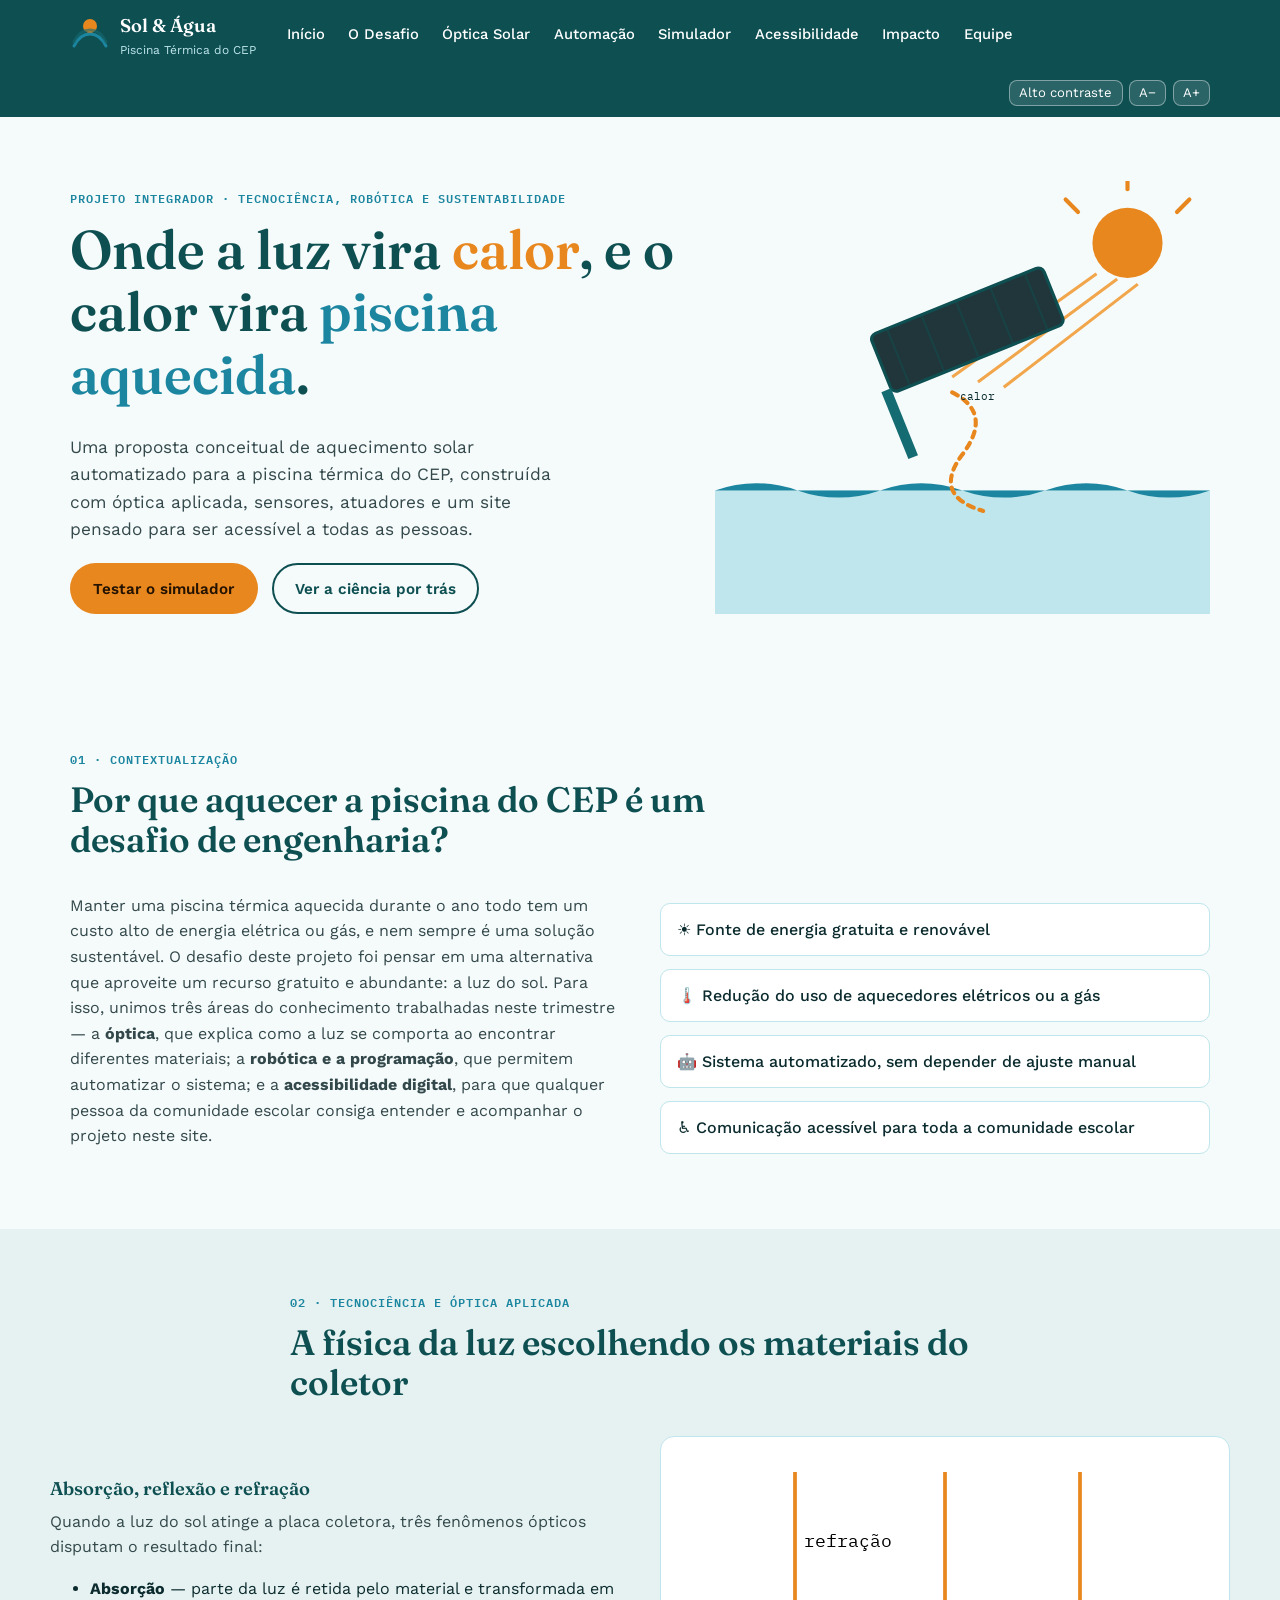
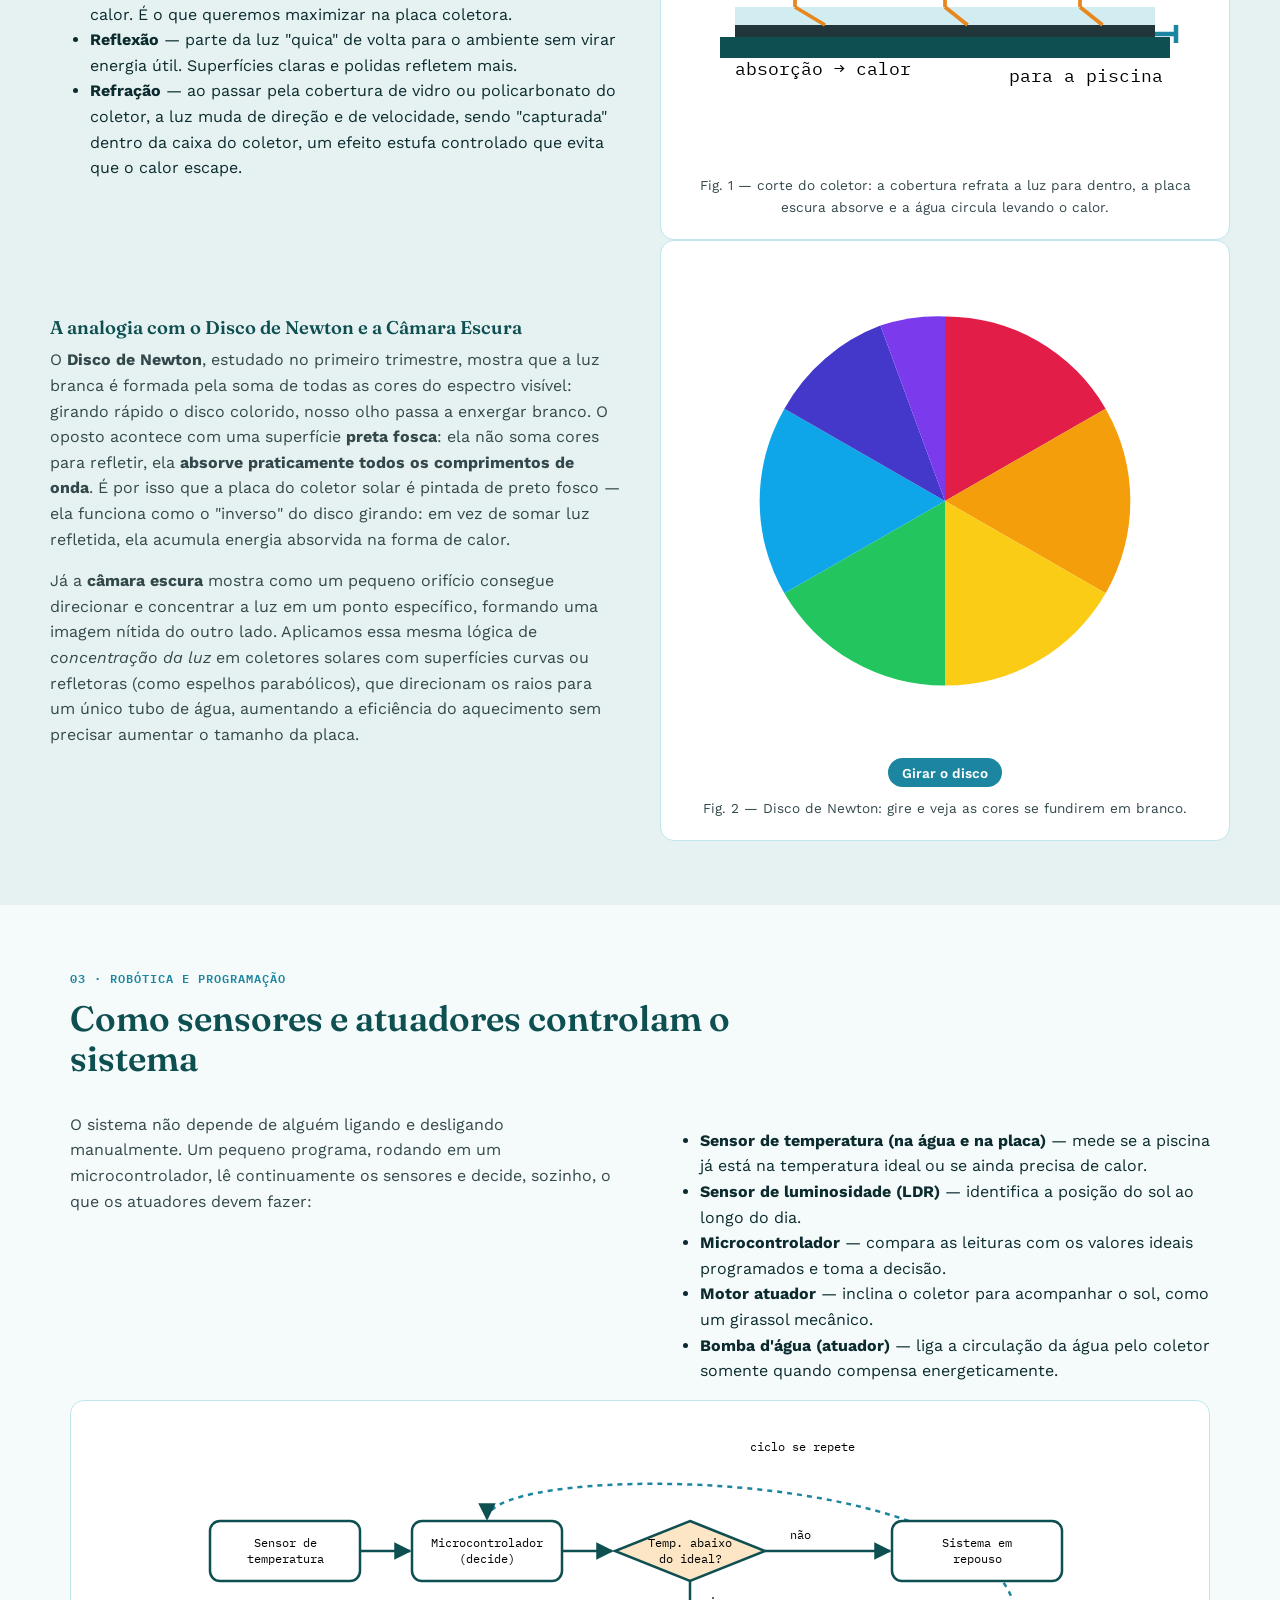
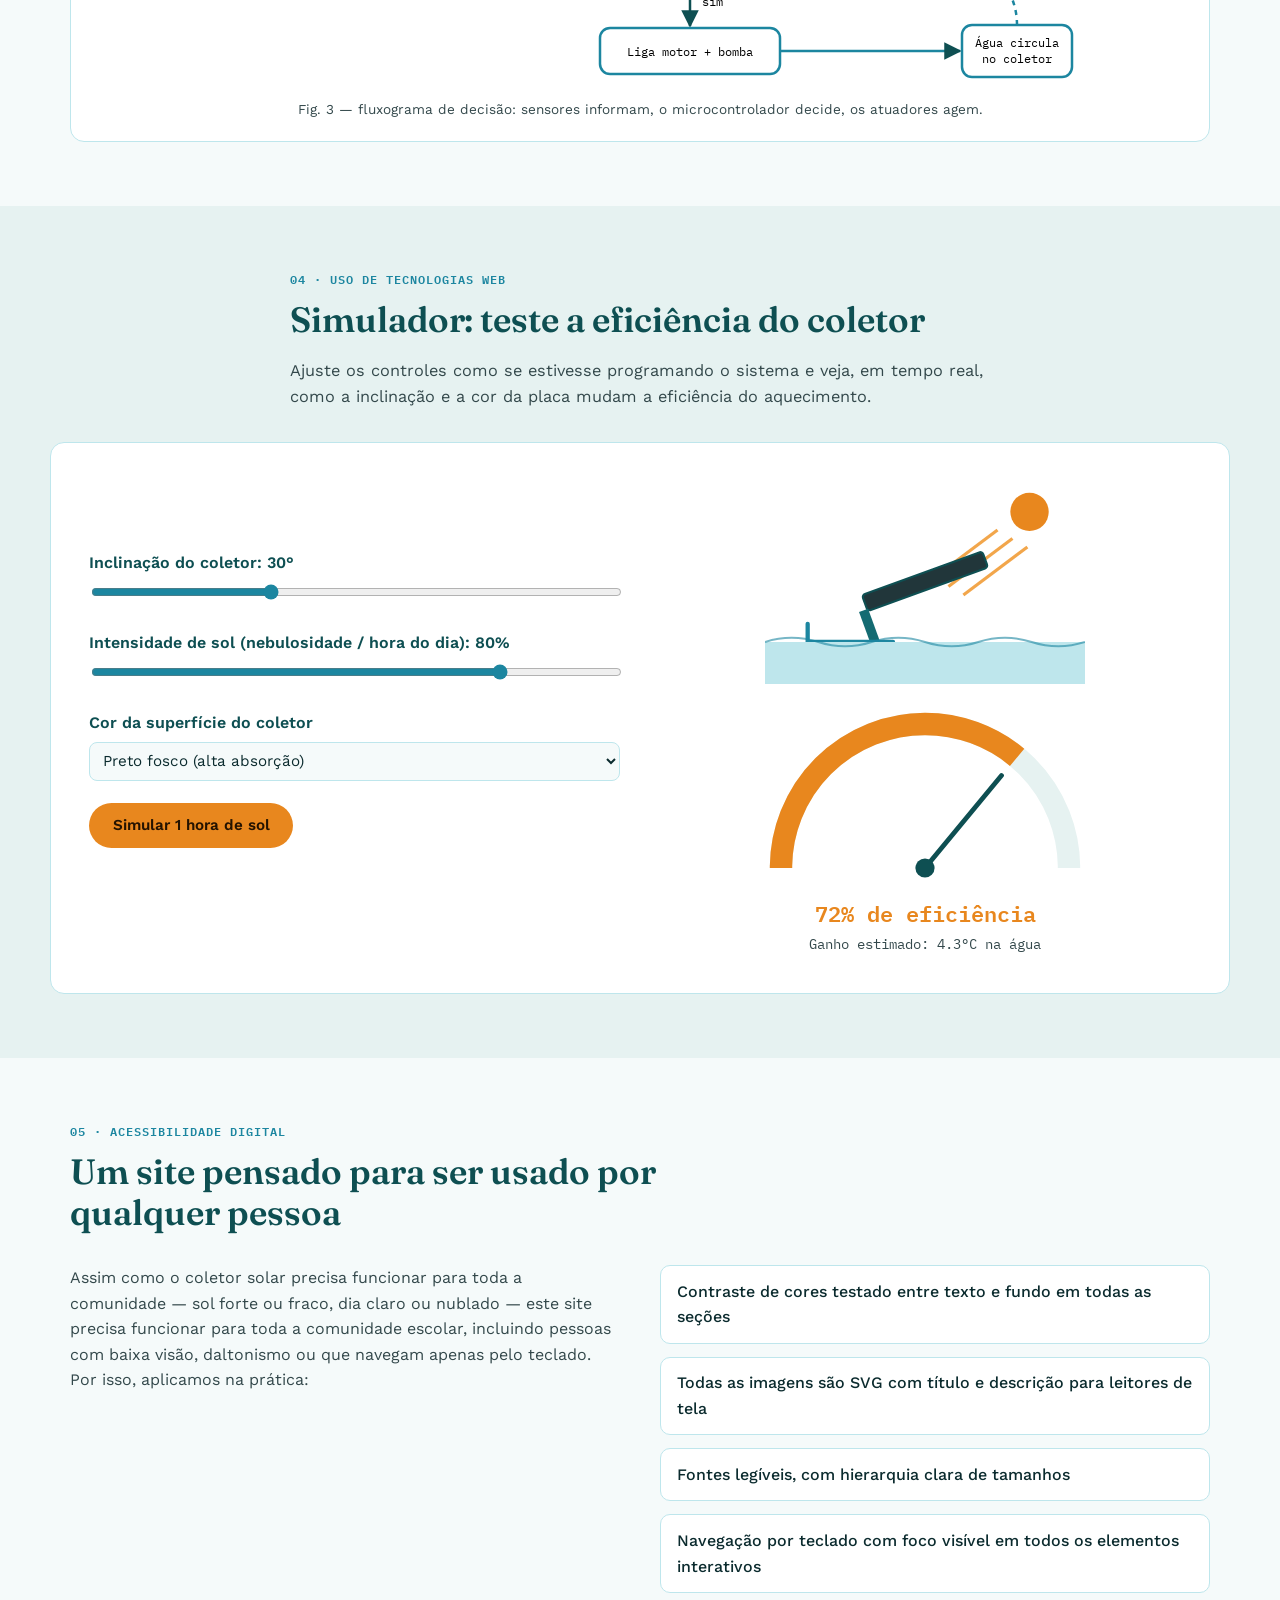
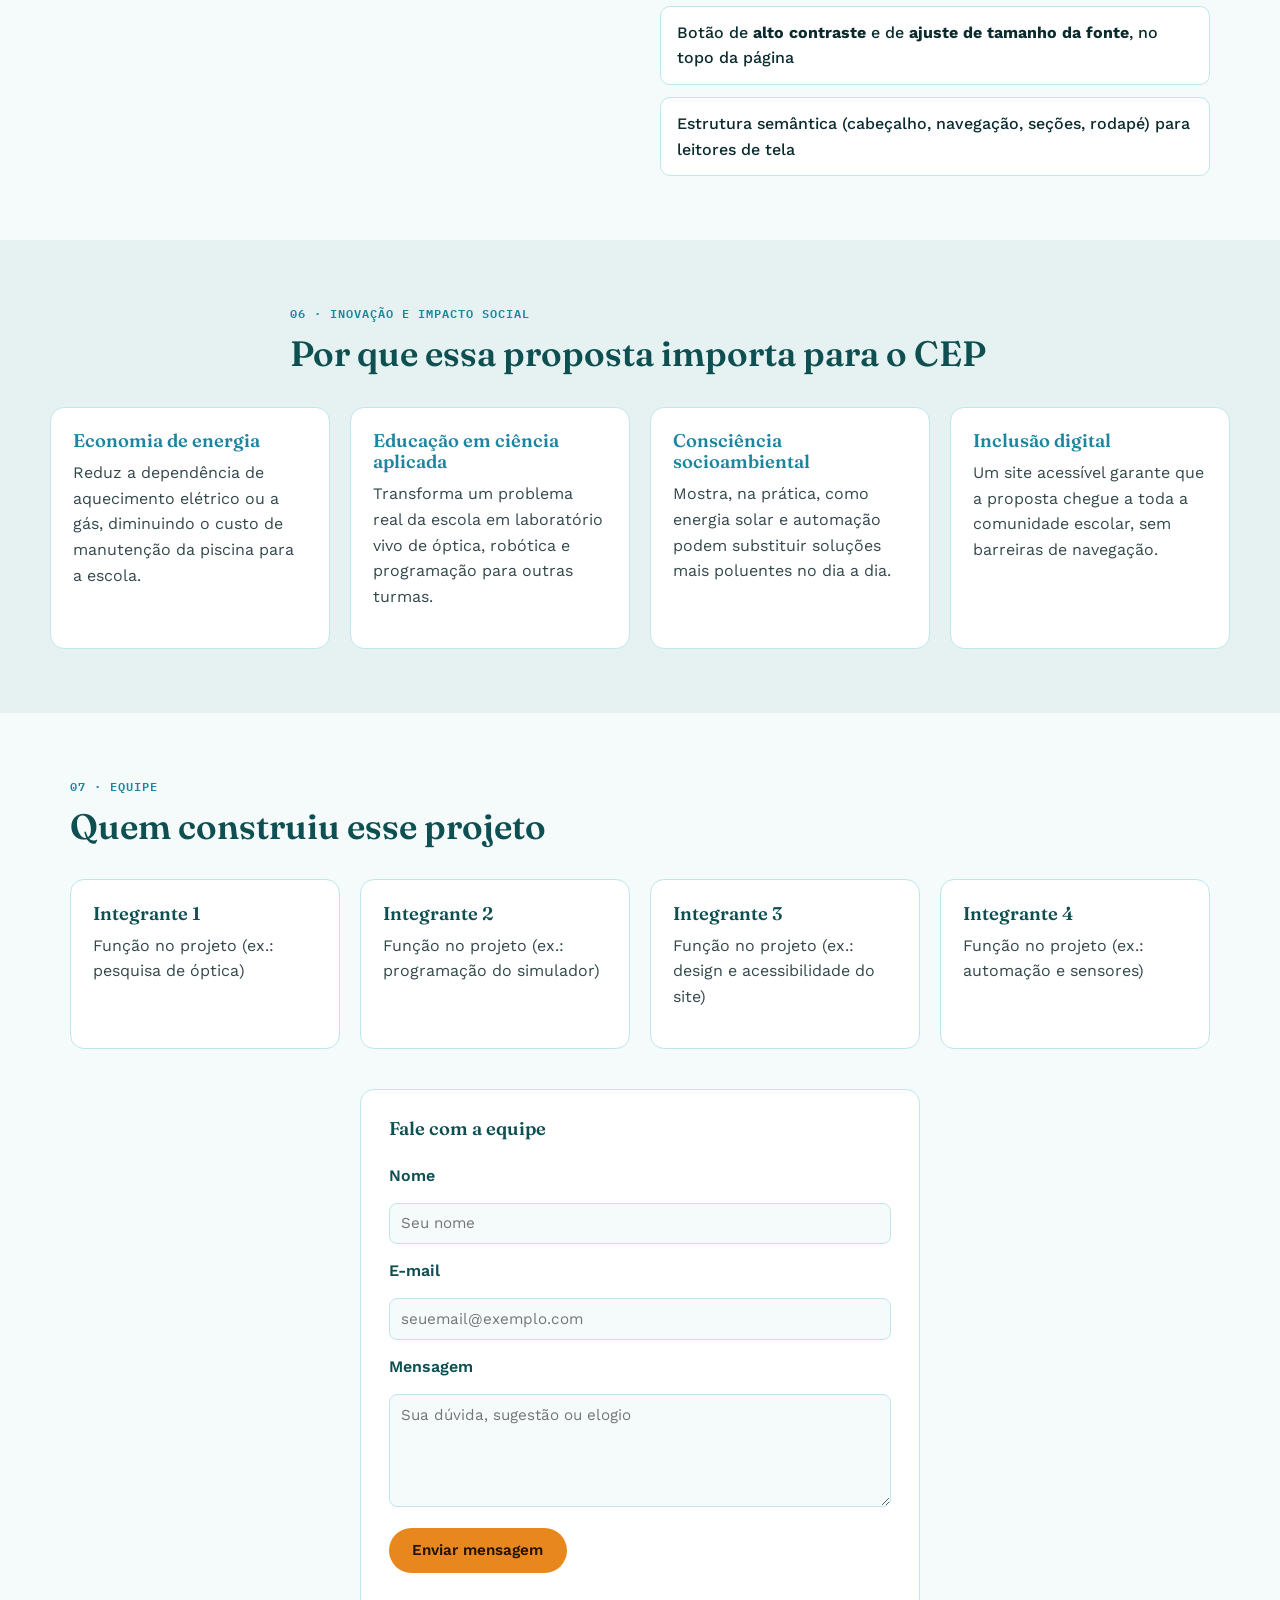
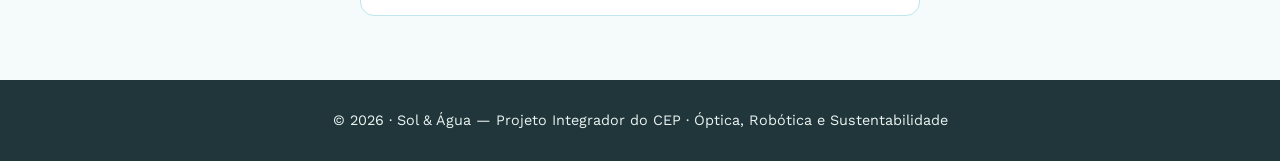
<file: index.html>
<!DOCTYPE html>     
<html lang="pt-BR">
<head>
<meta charset="UTF-8">
<meta name="viewport" content="width=device-width, initial-scale=1.0">
<title>Sol & Água — Aquecimento Solar da Piscina Térmica do CEP</title>
<meta name="description" content="Projeto Integrador: sistema conceitual de aquecimento solar e automação para a piscina térmica do CEP, com óptica, robótica e acessibilidade digital.">
<link rel="preconnect" href="https://fonts.googleapis.com">
<link rel="preconnect" href="https://fonts.gstatic.com" crossorigin>
<link href="https://fonts.googleapis.com/css2?family=Fraunces:opsz,wght@9..144,500;9..144,600;9..144,700&family=Work+Sans:wght@400;500;600;700&family=IBM+Plex+Mono:wght@500;600&display=swap" rel="stylesheet">
<link rel="stylesheet" href="style.css">
</head>
<body>

<a class="skip-link" href="#conteudo">Pular para o conteúdo principal</a>

<header class="site-header">
  <div class="header-inner">
    <div class="brand">
      <span class="brand-mark" aria-hidden="true">
        <svg viewBox="0 0 40 40" width="40" height="40">
          <circle cx="20" cy="14" r="7" fill="var(--amber-500)"/>
          <path d="M4 34c4-8 9-12 16-12s12 4 16 12" fill="none" stroke="var(--water-500)" stroke-width="3" stroke-linecap="round"/>
          <path d="M4 30c4-8 9-12 16-12s12 4 16 12" fill="none" stroke="var(--teal-700)" stroke-width="3" stroke-linecap="round" opacity="0.6"/>
        </svg>
      </span>
      <div>
        <p class="brand-title">Sol &amp; Água</p>
        <p class="brand-sub">Piscina Térmica do CEP</p>
      </div>
    </div>

    <button id="menu-toggle" class="menu-toggle" aria-expanded="false" aria-controls="nav-principal">
      <span></span><span></span><span></span>
      <span class="sr-only">Abrir menu</span>
    </button>

    <nav id="nav-principal" class="site-nav" aria-label="Navegação principal">
      <a href="#inicio">Início</a>
      <a href="#desafio">O Desafio</a>
      <a href="#optica">Óptica Solar</a>
      <a href="#automacao">Automação</a>
      <a href="#simulador">Simulador</a>
      <a href="#acessibilidade">Acessibilidade</a>
      <a href="#impacto">Impacto</a>
      <a href="#equipe">Equipe</a>
    </nav>

    <div class="a11y-controls" role="group" aria-label="Ferramentas de acessibilidade">
      <button id="btn-contraste" type="button" aria-pressed="false">Alto contraste</button>
      <button id="btn-fonte-menos" type="button" aria-label="Diminuir tamanho da fonte">A−</button>
      <button id="btn-fonte-mais" type="button" aria-label="Aumentar tamanho da fonte">A+</button>
    </div>
  </div>
</header>

<main id="conteudo">

  <!-- ===== HERO ===== -->
  <section id="inicio" class="hero" aria-label="Abertura">
    <div class="hero-text">
      <p class="eyebrow">Projeto Integrador · Tecnociência, Robótica e Sustentabilidade</p>
      <h1>Onde a luz vira <span class="hl">calor</span>, e o calor vira <span class="hl-2">piscina aquecida</span>.</h1>
      <p class="hero-lead">
        Uma proposta conceitual de aquecimento solar automatizado para a piscina térmica do CEP,
        construída com óptica aplicada, sensores, atuadores e um site pensado para ser acessível a todas as pessoas.
      </p>
      <div class="hero-actions">
        <a href="#simulador" class="btn btn-primary">Testar o simulador</a>
        <a href="#optica" class="btn btn-ghost">Ver a ciência por trás</a>
      </div>
    </div>
    <div class="hero-art" aria-hidden="true">
      <svg viewBox="0 0 480 420" width="100%" height="100%" role="img" aria-label="Ilustração de um coletor solar inclinado ao lado de uma piscina, com raios de sol incidindo sobre a placa">
        <title>Coletor solar aquecendo a água da piscina</title>
        <rect x="0" y="300" width="480" height="120" fill="var(--water-300)"/>
        <path d="M0 300 q40 -14 80 0 t80 0 t80 0 t80 0 t80 0 t80 0 v0 h-480 z" fill="var(--water-500)"/>
        <circle cx="400" cy="60" r="34" fill="var(--amber-500)"/>
        <g stroke="var(--amber-500)" stroke-width="4" stroke-linecap="round">
          <line x1="400" y1="8" x2="400" y2="-6"/>
          <line x1="448" y1="30" x2="460" y2="18"/>
          <line x1="352" y1="30" x2="340" y2="18"/>
        </g>
        <g class="sun-rays">
          <line x1="370" y1="90" x2="230" y2="190" stroke="var(--amber-400)" stroke-width="3"/>
          <line x1="390" y1="95" x2="255" y2="195" stroke="var(--amber-400)" stroke-width="3"/>
          <line x1="410" y1="100" x2="280" y2="200" stroke="var(--amber-400)" stroke-width="3"/>
        </g>
        <g transform="translate(150,150) rotate(-22)">
          <rect x="0" y="0" width="180" height="60" rx="6" fill="var(--panel-dark)" stroke="var(--teal-900)" stroke-width="3"/>
          <line x1="18" y1="0" x2="18" y2="60" stroke="var(--teal-900)" stroke-width="2" opacity="0.5"/>
          <line x1="54" y1="0" x2="54" y2="60" stroke="var(--teal-900)" stroke-width="2" opacity="0.5"/>
          <line x1="90" y1="0" x2="90" y2="60" stroke="var(--teal-900)" stroke-width="2" opacity="0.5"/>
          <line x1="126" y1="0" x2="126" y2="60" stroke="var(--teal-900)" stroke-width="2" opacity="0.5"/>
          <line x1="162" y1="0" x2="162" y2="60" stroke="var(--teal-900)" stroke-width="2" opacity="0.5"/>
          <rect x="-10" y="55" width="10" height="70" fill="var(--teal-700)"/>
        </g>
        <path d="M230 205 q40 20 10 60 t20 55" fill="none" stroke="var(--amber-500)" stroke-width="4" stroke-dasharray="6 6" stroke-linecap="round"/>
        <text x="238" y="212" class="svg-label" fill="var(--ink)">calor</text>
      </svg>
    </div>
  </section>

  <!-- ===== O DESAFIO ===== -->
  <section id="desafio" class="section">
    <div class="section-head">
      <p class="eyebrow">01 · Contextualização</p>
      <h2>Por que aquecer a piscina do CEP é um desafio de engenharia?</h2>
    </div>
    <div class="grid-2">
      <p>
        Manter uma piscina térmica aquecida durante o ano todo tem um custo alto de energia elétrica ou gás,
        e nem sempre é uma solução sustentável. O desafio deste projeto foi pensar em uma alternativa que
        aproveite um recurso gratuito e abundante: a luz do sol. Para isso, unimos três áreas do conhecimento
        trabalhadas neste trimestre — a <strong>óptica</strong>, que explica como a luz se comporta ao encontrar
        diferentes materiais; a <strong>robótica e a programação</strong>, que permitem automatizar o sistema; e a
        <strong>acessibilidade digital</strong>, para que qualquer pessoa da comunidade escolar consiga entender e
        acompanhar o projeto neste site.
      </p>
      <ul class="fact-list">
        <li><span aria-hidden="true">☀️</span> Fonte de energia gratuita e renovável</li>
        <li><span aria-hidden="true">🌡️</span> Redução do uso de aquecedores elétricos ou a gás</li>
        <li><span aria-hidden="true">🤖</span> Sistema automatizado, sem depender de ajuste manual</li>
        <li><span aria-hidden="true">♿</span> Comunicação acessível para toda a comunidade escolar</li>
      </ul>
    </div>
  </section>

  <!-- ===== ÓPTICA ===== -->
  <section id="optica" class="section section-alt">
    <div class="section-head">
      <p class="eyebrow">02 · Tecnociência e Óptica Aplicada</p>
      <h2>A física da luz escolhendo os materiais do coletor</h2>
    </div>

    <div class="grid-2">
      <div>
        <h3>Absorção, reflexão e refração</h3>
        <p>
          Quando a luz do sol atinge a placa coletora, três fenômenos ópticos disputam o resultado final:
        </p>
        <ul>
          <li><strong>Absorção</strong> — parte da luz é retida pelo material e transformada em calor. É o que
            queremos maximizar na placa coletora.</li>
          <li><strong>Reflexão</strong> — parte da luz "quica" de volta para o ambiente sem virar energia útil.
            Superfícies claras e polidas refletem mais.</li>
          <li><strong>Refração</strong> — ao passar pela cobertura de vidro ou policarbonato do coletor, a luz
            muda de direção e de velocidade, sendo "capturada" dentro da caixa do coletor, um efeito estufa
            controlado que evita que o calor escape.</li>
        </ul>
      </div>

      <div class="diagram-card">
        <svg viewBox="0 0 320 200" role="img" aria-labelledby="diag1-title diag1-desc">
          <title id="diag1-title">Corte transversal de um coletor solar</title>
          <desc id="diag1-desc">Raios de luz vindos do sol atravessam uma cobertura de vidro, se refratam, atingem uma placa escura onde são absorvidos e viram calor, enquanto uma tubulação leva a água aquecida para a piscina.</desc>
          <rect x="10" y="120" width="300" height="14" fill="var(--teal-900)"/>
          <rect x="20" y="100" width="280" height="20" fill="var(--water-300)" opacity="0.7"/>
          <rect x="20" y="112" width="280" height="8" fill="var(--panel-dark)"/>
          <line x1="60" y1="10" x2="60" y2="100" stroke="var(--amber-500)" stroke-width="2.5"/>
          <line x1="60" y1="100" x2="80" y2="112" stroke="var(--amber-500)" stroke-width="2.5"/>
          <line x1="160" y1="10" x2="160" y2="100" stroke="var(--amber-500)" stroke-width="2.5"/>
          <line x1="160" y1="100" x2="175" y2="112" stroke="var(--amber-500)" stroke-width="2.5"/>
          <line x1="250" y1="10" x2="250" y2="100" stroke="var(--amber-500)" stroke-width="2.5"/>
          <line x1="250" y1="100" x2="265" y2="112" stroke="var(--amber-500)" stroke-width="2.5"/>
          <text x="66" y="60" class="svg-label small">refração</text>
          <text x="20" y="145" class="svg-label small">absorção → calor</text>
          <path d="M300 118 h14 v-6 M314 118 v6" fill="none" stroke="var(--water-500)" stroke-width="3"/>
          <text x="305" y="150" class="svg-label small" text-anchor="end">para a piscina</text>
        </svg>
        <p class="diagram-caption">Fig. 1 — corte do coletor: a cobertura refrata a luz para dentro, a placa escura absorve e a água circula levando o calor.</p>
      </div>
    </div>

    <div class="grid-2 reverse">
      <div class="diagram-card">
        <svg viewBox="0 0 260 260" role="img" aria-labelledby="disco-title disco-desc">
          <title id="disco-title">Disco de Newton</title>
          <desc id="disco-desc">Um disco dividido em sete cores do arco-íris que, ao girar rapidamente, parece branco, mostrando que a luz branca é a soma de todas as cores.</desc>
          <g transform="translate(130,130)">
            <g id="newton-disc">
              <path d="M0 0 L0 -100 A100 100 0 0 1 87 -50 Z" fill="#E11D48"/>
              <path d="M0 0 L87 -50 A100 100 0 0 1 87 50 Z" fill="#F59E0B"/>
              <path d="M0 0 L87 50 A100 100 0 0 1 0 100 Z" fill="#FACC15"/>
              <path d="M0 0 L0 100 A100 100 0 0 1 -87 50 Z" fill="#22C55E"/>
              <path d="M0 0 L-87 50 A100 100 0 0 1 -87 -50 Z" fill="#0EA5E9"/>
              <path d="M0 0 L-87 -50 A100 100 0 0 1 -35 -95 Z" fill="#4338CA"/>
              <path d="M0 0 L-35 -95 A100 100 0 0 1 0 -100 Z" fill="#7C3AED"/>
            </g>
          </g>
        </svg>
        <button id="btn-girar-disco" type="button" class="btn btn-small">Girar o disco</button>
        <p class="diagram-caption">Fig. 2 — Disco de Newton: gire e veja as cores se fundirem em branco.</p>
      </div>

      <div>
        <h3>A analogia com o Disco de Newton e a Câmara Escura</h3>
        <p>
          O <strong>Disco de Newton</strong>, estudado no primeiro trimestre, mostra que a luz branca é formada
          pela soma de todas as cores do espectro visível: girando rápido o disco colorido, nosso olho passa a
          enxergar branco. O oposto acontece com uma superfície <strong>preta fosca</strong>: ela não soma
          cores para refletir, ela <strong>absorve praticamente todos os comprimentos de onda</strong>. É por
          isso que a placa do coletor solar é pintada de preto fosco — ela funciona como o "inverso" do disco
          girando: em vez de somar luz refletida, ela acumula energia absorvida na forma de calor.
        </p>
        <p>
          Já a <strong>câmara escura</strong> mostra como um pequeno orifício consegue direcionar e concentrar
          a luz em um ponto específico, formando uma imagem nítida do outro lado. Aplicamos essa mesma lógica
          de <em>concentração da luz</em> em coletores solares com superfícies curvas ou refletoras (como
          espelhos parabólicos), que direcionam os raios para um único tubo de água, aumentando a eficiência
          do aquecimento sem precisar aumentar o tamanho da placa.
        </p>
      </div>
    </div>
  </section>

  <!-- ===== AUTOMAÇÃO ===== -->
  <section id="automacao" class="section">
    <div class="section-head">
      <p class="eyebrow">03 · Robótica e Programação</p>
      <h2>Como sensores e atuadores controlam o sistema</h2>
    </div>

    <div class="grid-2 align-start">
      <p>
        O sistema não depende de alguém ligando e desligando manualmente. Um pequeno programa, rodando em um
        microcontrolador, lê continuamente os sensores e decide, sozinho, o que os atuadores devem fazer:
      </p>
      <ul>
        <li><strong>Sensor de temperatura (na água e na placa)</strong> — mede se a piscina já está na
          temperatura ideal ou se ainda precisa de calor.</li>
        <li><strong>Sensor de luminosidade (LDR)</strong> — identifica a posição do sol ao longo do dia.</li>
        <li><strong>Microcontrolador</strong> — compara as leituras com os valores ideais programados e toma a
          decisão.</li>
        <li><strong>Motor atuador</strong> — inclina o coletor para acompanhar o sol, como um girassol
          mecânico.</li>
        <li><strong>Bomba d'água (atuador)</strong> — liga a circulação da água pelo coletor somente quando
          compensa energeticamente.</li>
      </ul>
    </div>

    <div class="diagram-card wide">
      <svg viewBox="0 0 900 260" role="img" aria-labelledby="flux-title flux-desc" preserveAspectRatio="xMidYMid meet">
        <title id="flux-title">Fluxograma do sistema de automação</title>
        <desc id="flux-desc">O sensor de temperatura lê a água. O microcontrolador verifica se a temperatura está abaixo do ideal. Se sim, liga o motor de inclinação e a bomba, circulando a água pelo coletor solar, e o ciclo recomeça. Se não, o sistema permanece em repouso e volta a checar depois.</desc>
        <defs>
          <marker id="arrow" viewBox="0 0 10 10" refX="9" refY="5" markerWidth="7" markerHeight="7" orient="auto-start-reverse">
            <path d="M0 0 L10 5 L0 10 z" fill="var(--teal-900)"/>
          </marker>
        </defs>

        <rect x="20" y="100" width="150" height="60" rx="10" fill="var(--surface)" stroke="var(--teal-900)" stroke-width="2.5"/>
        <text x="95" y="126" class="svg-label small" text-anchor="middle">Sensor de</text>
        <text x="95" y="142" class="svg-label small" text-anchor="middle">temperatura</text>

        <line x1="170" y1="130" x2="220" y2="130" stroke="var(--teal-900)" stroke-width="2.5" marker-end="url(#arrow)"/>

        <rect x="222" y="100" width="150" height="60" rx="10" fill="var(--surface)" stroke="var(--teal-900)" stroke-width="2.5"/>
        <text x="297" y="126" class="svg-label small" text-anchor="middle">Microcontrolador</text>
        <text x="297" y="142" class="svg-label small" text-anchor="middle">(decide)</text>

        <line x1="372" y1="130" x2="422" y2="130" stroke="var(--teal-900)" stroke-width="2.5" marker-end="url(#arrow)"/>

        <path d="M500 100 L575 130 L500 160 L425 130 Z" fill="var(--amber-100)" stroke="var(--teal-900)" stroke-width="2.5"/>
        <text x="500" y="126" class="svg-label small" text-anchor="middle">Temp. abaixo</text>
        <text x="500" y="142" class="svg-label small" text-anchor="middle">do ideal?</text>

        <line x1="500" y1="160" x2="500" y2="205" stroke="var(--teal-900)" stroke-width="2.5" marker-end="url(#arrow)"/>
        <text x="512" y="185" class="svg-label small">sim</text>

        <rect x="410" y="207" width="180" height="46" rx="10" fill="var(--surface)" stroke="var(--water-500)" stroke-width="2.5"/>
        <text x="500" y="235" class="svg-label small" text-anchor="middle">Liga motor + bomba</text>

        <line x1="590" y1="230" x2="770" y2="230" stroke="var(--water-500)" stroke-width="2.5" marker-end="url(#arrow)"/>
        <rect x="772" y="204" width="110" height="52" rx="10" fill="var(--surface)" stroke="var(--water-500)" stroke-width="2.5"/>
        <text x="827" y="226" class="svg-label small" text-anchor="middle">Água circula</text>
        <text x="827" y="242" class="svg-label small" text-anchor="middle">no coletor</text>

        <path d="M827 204 C 827 40, 297 40, 297 98" fill="none" stroke="var(--water-500)" stroke-width="2.5" stroke-dasharray="5 5" marker-end="url(#arrow)"/>
        <text x="560" y="30" class="svg-label small">ciclo se repete</text>

        <line x1="575" y1="130" x2="700" y2="130" stroke="var(--teal-900)" stroke-width="2.5" marker-end="url(#arrow)"/>
        <text x="600" y="118" class="svg-label small">não</text>
        <rect x="702" y="100" width="170" height="60" rx="10" fill="var(--surface)" stroke="var(--teal-900)" stroke-width="2.5"/>
        <text x="787" y="126" class="svg-label small" text-anchor="middle">Sistema em</text>
        <text x="787" y="142" class="svg-label small" text-anchor="middle">repouso</text>
      </svg>
      <p class="diagram-caption">Fig. 3 — fluxograma de decisão: sensores informam, o microcontrolador decide, os atuadores agem.</p>
    </div>
  </section>

  <!-- ===== SIMULADOR ===== -->
  <section id="simulador" class="section section-alt">
    <div class="section-head">
      <p class="eyebrow">04 · Uso de Tecnologias Web</p>
      <h2>Simulador: teste a eficiência do coletor</h2>
      <p class="section-lead">Ajuste os controles como se estivesse programando o sistema e veja, em tempo
        real, como a inclinação e a cor da placa mudam a eficiência do aquecimento.</p>
    </div>

    <div class="simulator">
      <div class="sim-controls">
        <div class="control">
          <label for="range-inclinacao">Inclinação do coletor: <span id="valor-inclinacao">30</span>°</label>
          <input type="range" id="range-inclinacao" min="0" max="90" value="30">
        </div>

        <div class="control">
          <label for="range-sol">Intensidade de sol (nebulosidade / hora do dia): <span id="valor-sol">80</span>%</label>
          <input type="range" id="range-sol" min="10" max="100" value="80">
        </div>

        <div class="control">
          <label for="select-cor">Cor da superfície do coletor</label>
          <select id="select-cor">
            <option value="0.95">Preto fosco (alta absorção)</option>
            <option value="0.55">Cinza metálico (absorção média)</option>
            <option value="0.15">Branco / espelhado (baixa absorção)</option>
          </select>
        </div>

        <button id="btn-simular" type="button" class="btn btn-primary">Simular 1 hora de sol</button>
        <p id="status-simulacao" class="sim-status" role="status" aria-live="polite"></p>
      </div>

      <div class="sim-visual">
        <svg viewBox="0 0 300 190" role="img" aria-label="Coletor solar animado que se inclina conforme os controles, ligado por um cano à piscina">
          <circle id="sim-sol" cx="248" cy="28" r="18" fill="var(--amber-500)"/>
          <g id="sim-raios" stroke="var(--amber-400)" stroke-width="3">
            <line x1="218" y1="45" x2="158" y2="90"/>
            <line x1="232" y1="53" x2="172" y2="98"/>
            <line x1="246" y1="61" x2="186" y2="106"/>
          </g>
          <g id="sim-coletor" transform="translate(90,85)">
            <rect x="0" y="0" width="120" height="16" rx="3" fill="var(--panel-dark)" stroke="var(--teal-900)" stroke-width="2"/>
            <rect x="-8" y="14" width="9" height="34" fill="var(--teal-700)"/>
          </g>
          <path id="sim-cano" d="M40 133 V150 H120 V150" fill="none" stroke="var(--water-500)" stroke-width="4" stroke-linecap="round"/>
          <rect x="0" y="150" width="300" height="40" fill="var(--water-300)"/>
          <path d="M0 150 q25 -8 50 0 t50 0 t50 0 t50 0 t50 0 t50 0" fill="none" stroke="var(--water-500)" stroke-width="2" opacity="0.6"/>
        </svg>

        <div class="gauge">
          <svg viewBox="0 0 200 110" role="img" aria-hidden="true">
            <path d="M10 100 A90 90 0 0 1 190 100" fill="none" stroke="var(--bg-alt)" stroke-width="14"/>
            <path id="gauge-arc" d="M10 100 A90 90 0 0 1 190 100" fill="none" stroke="var(--amber-500)" stroke-width="14" stroke-dasharray="283" stroke-dashoffset="283"/>
            <line id="gauge-needle" x1="100" y1="100" x2="100" y2="25" stroke="var(--teal-900)" stroke-width="3" stroke-linecap="round"/>
            <circle cx="100" cy="100" r="6" fill="var(--teal-900)"/>
          </svg>
          <p class="gauge-value"><span id="valor-eficiencia">0</span>% de eficiência</p>
          <p class="gauge-sub">Ganho estimado: <span id="valor-temp">0</span>°C na água</p>
        </div>
      </div>
    </div>
  </section>

  <!-- ===== ACESSIBILIDADE ===== -->
  <section id="acessibilidade" class="section">
    <div class="section-head">
      <p class="eyebrow">05 · Acessibilidade Digital</p>
      <h2>Um site pensado para ser usado por qualquer pessoa</h2>
    </div>
    <div class="grid-2 align-start">
      <p>
        Assim como o coletor solar precisa funcionar para toda a comunidade — sol forte ou fraco, dia claro ou
        nublado — este site precisa funcionar para toda a comunidade escolar, incluindo pessoas com baixa
        visão, daltonismo ou que navegam apenas pelo teclado. Por isso, aplicamos na prática:
      </p>
      <ul class="fact-list">
        <li>Contraste de cores testado entre texto e fundo em todas as seções</li>
        <li>Todas as imagens são SVG com título e descrição para leitores de tela</li>
        <li>Fontes legíveis, com hierarquia clara de tamanhos</li>
        <li>Navegação por teclado com foco visível em todos os elementos interativos</li>
        <li>Botão de <strong>alto contraste</strong> e de <strong>ajuste de tamanho da fonte</strong>, no topo da página</li>
        <li>Estrutura semântica (cabeçalho, navegação, seções, rodapé) para leitores de tela</li>
      </ul>
    </div>
  </section>

  <!-- ===== IMPACTO ===== -->
  <section id="impacto" class="section section-alt">
    <div class="section-head">
      <p class="eyebrow">06 · Inovação e Impacto Social</p>
      <h2>Por que essa proposta importa para o CEP</h2>
    </div>
    <div class="cards">
      <div class="card">
        <h3>Economia de energia</h3>
        <p>Reduz a dependência de aquecimento elétrico ou a gás, diminuindo o custo de manutenção da piscina para a escola.</p>
      </div>
      <div class="card">
        <h3>Educação em ciência aplicada</h3>
        <p>Transforma um problema real da escola em laboratório vivo de óptica, robótica e programação para outras turmas.</p>
      </div>
      <div class="card">
        <h3>Consciência socioambiental</h3>
        <p>Mostra, na prática, como energia solar e automação podem substituir soluções mais poluentes no dia a dia.</p>
      </div>
      <div class="card">
        <h3>Inclusão digital</h3>
        <p>Um site acessível garante que a proposta chegue a toda a comunidade escolar, sem barreiras de navegação.</p>
      </div>
    </div>
  </section>

  <!-- ===== EQUIPE / CONTATO ===== -->
  <section id="equipe" class="section">
    <div class="section-head">
      <p class="eyebrow">07 · Equipe</p>
      <h2>Quem construiu esse projeto</h2>
    </div>
    <div class="cards team-cards">
      <div class="card">
        <h3>Integrante 1</h3>
        <p>Função no projeto (ex.: pesquisa de óptica)</p>
      </div>
      <div class="card">
        <h3>Integrante 2</h3>
        <p>Função no projeto (ex.: programação do simulador)</p>
      </div>
      <div class="card">
        <h3>Integrante 3</h3>
        <p>Função no projeto (ex.: design e acessibilidade do site)</p>
      </div>
      <div class="card">
        <h3>Integrante 4</h3>
        <p>Função no projeto (ex.: automação e sensores)</p>
      </div>
    </div>

    <form id="formulario-contato" class="contact-form" novalidate>
      <h3>Fale com a equipe</h3>
      <label for="campo-nome">Nome</label>
      <input type="text" id="campo-nome" name="nome" placeholder="Seu nome" required>

      <label for="campo-email">E-mail</label>
      <input type="email" id="campo-email" name="email" placeholder="seuemail@exemplo.com" required>

      <label for="campo-mensagem">Mensagem</label>
      <textarea id="campo-mensagem" name="mensagem" rows="5" placeholder="Sua dúvida, sugestão ou elogio" required></textarea>

      <button type="submit" class="btn btn-primary">Enviar mensagem</button>
      <p id="mensagem-envio" role="status" aria-live="polite"></p>
    </form>
  </section>

</main>

<footer class="site-footer">
  <p>© 2026 · Sol &amp; Água — Projeto Integrador do CEP · Óptica, Robótica e Sustentabilidade</p>
</footer>

<script src="script.js"></script>
</body>
</html>
</file>
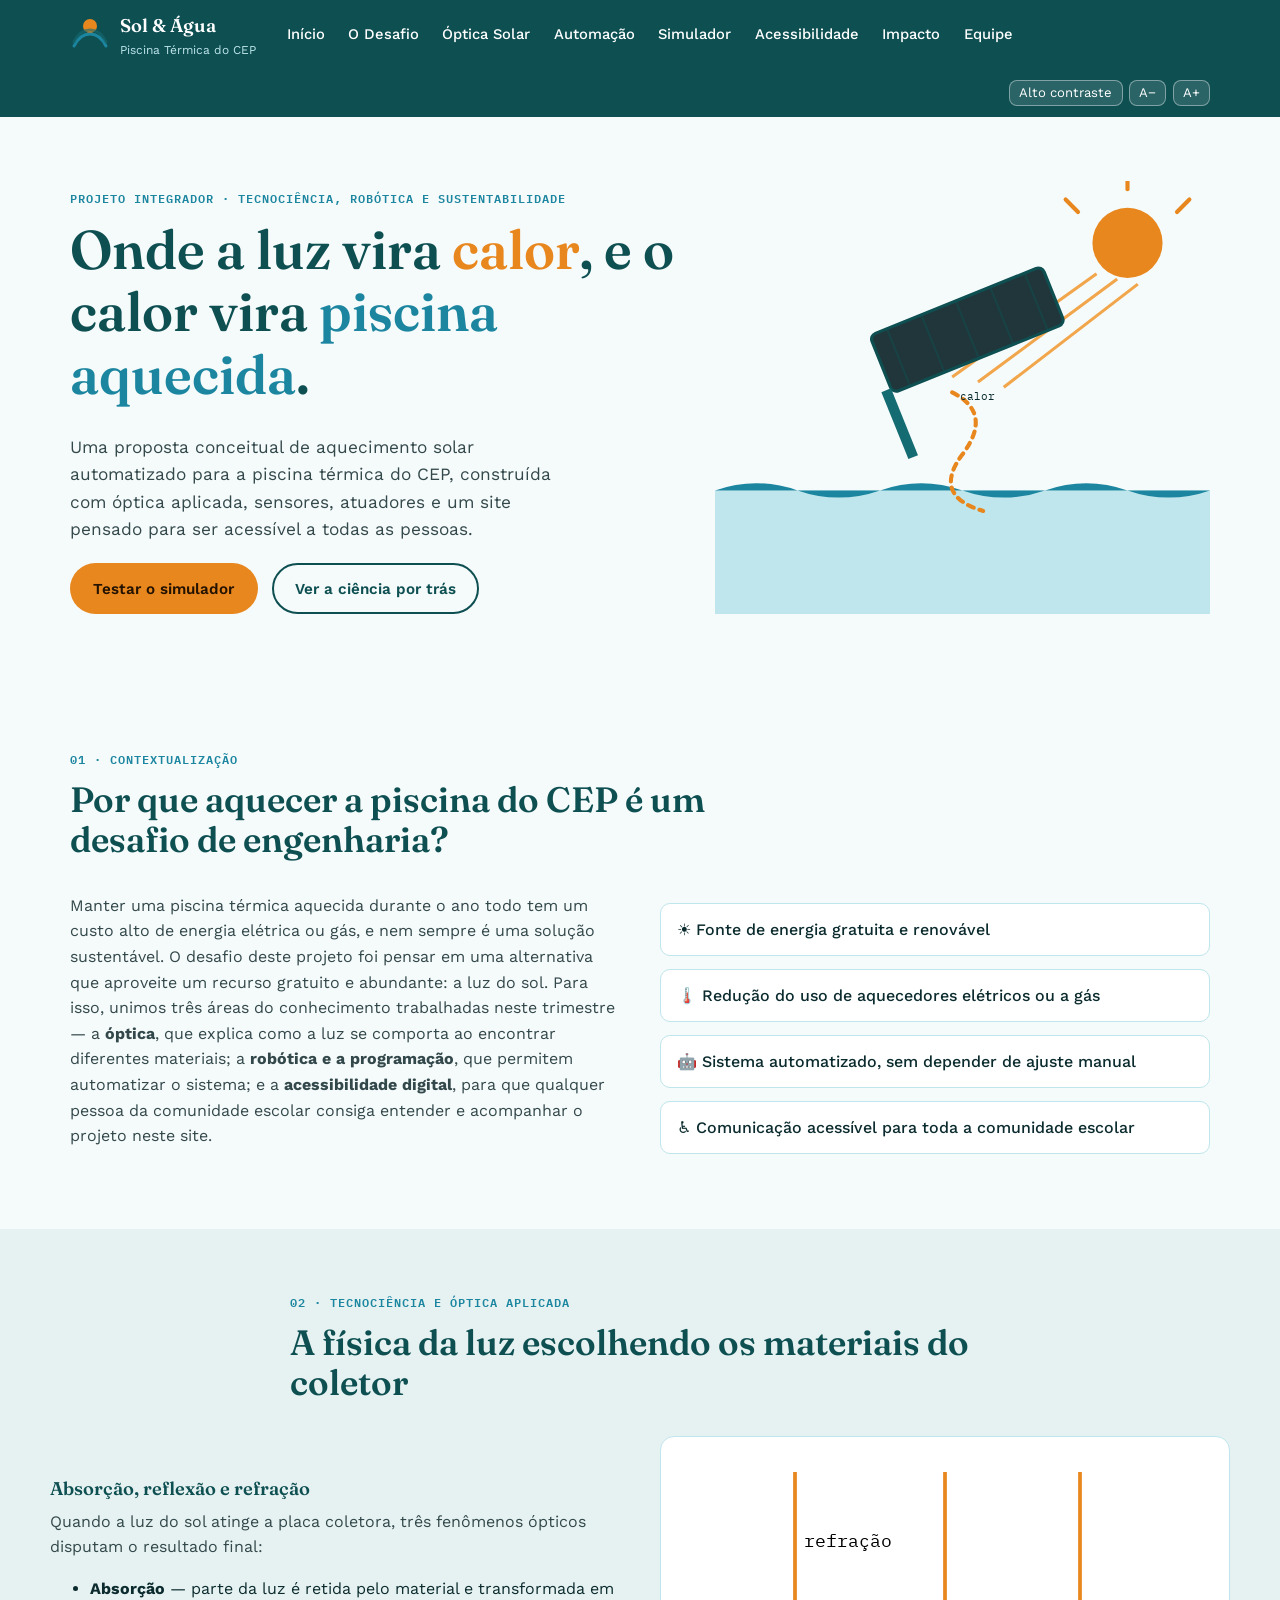
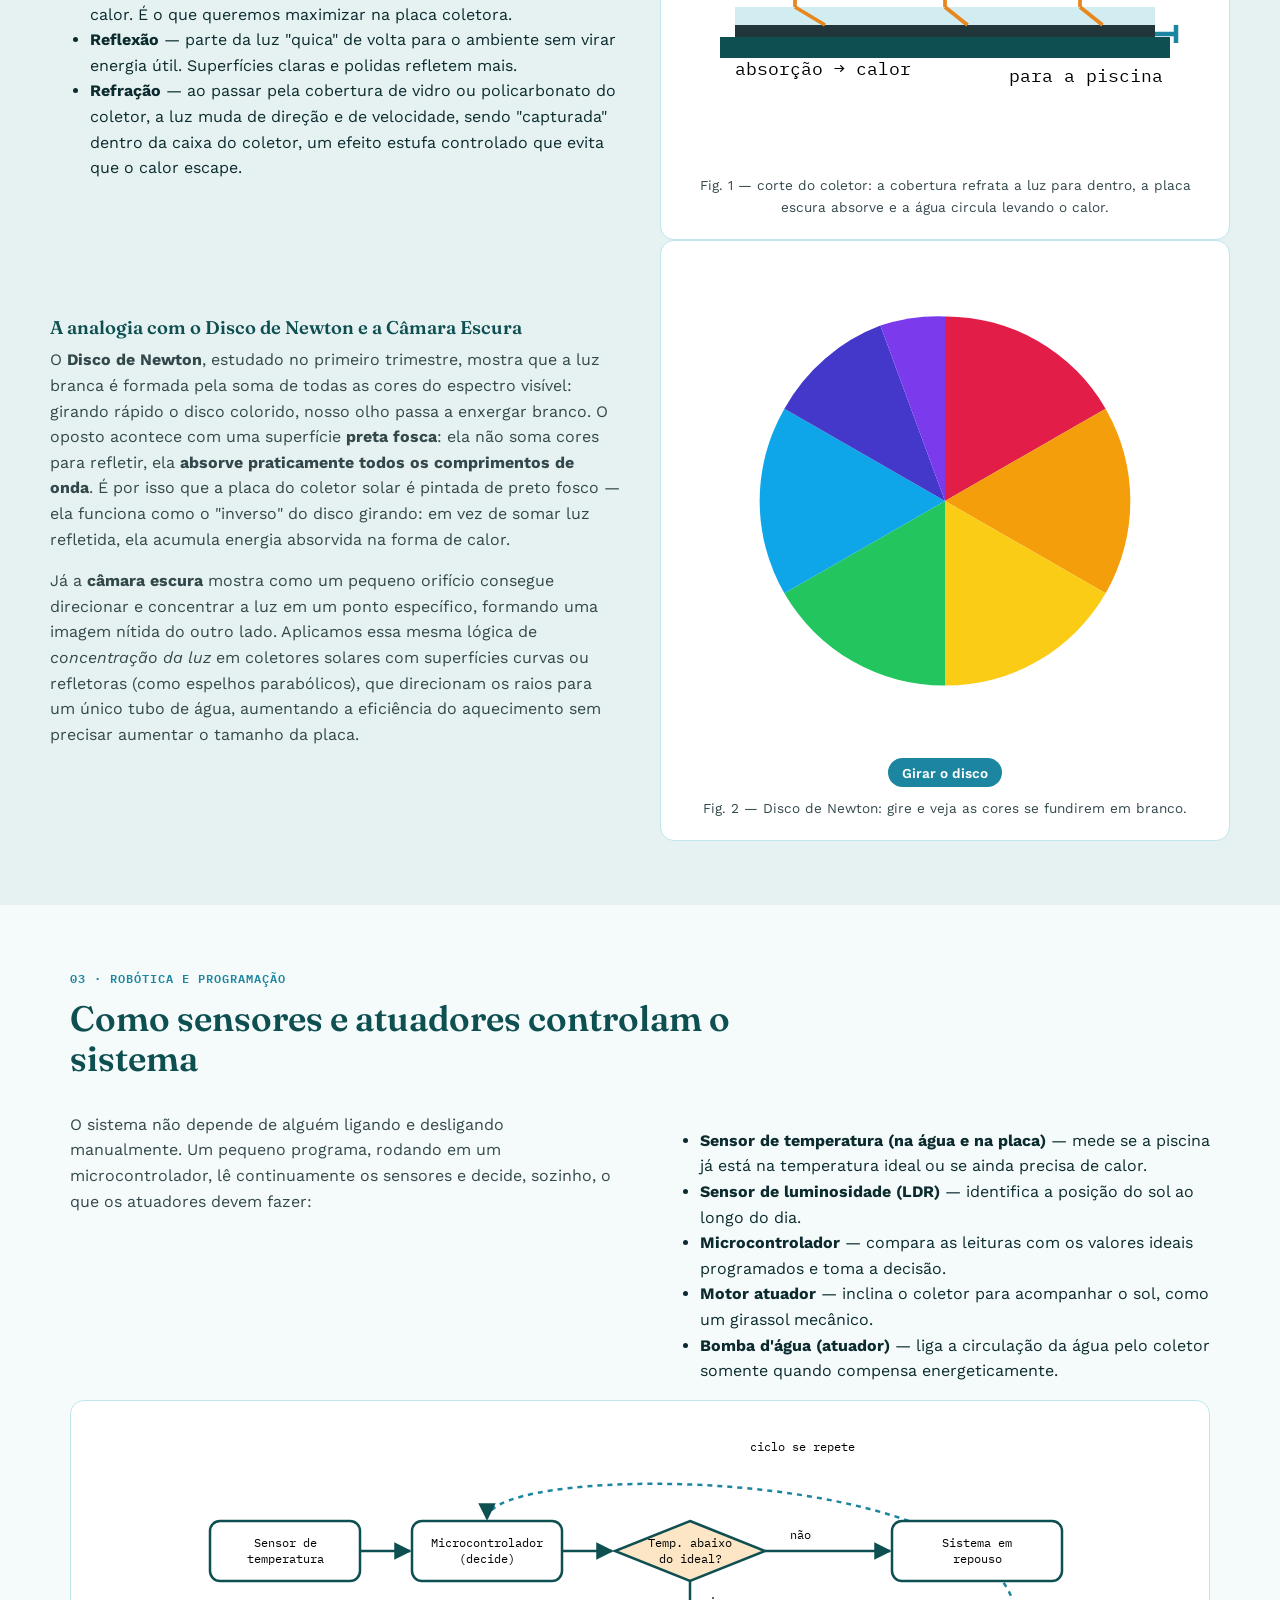
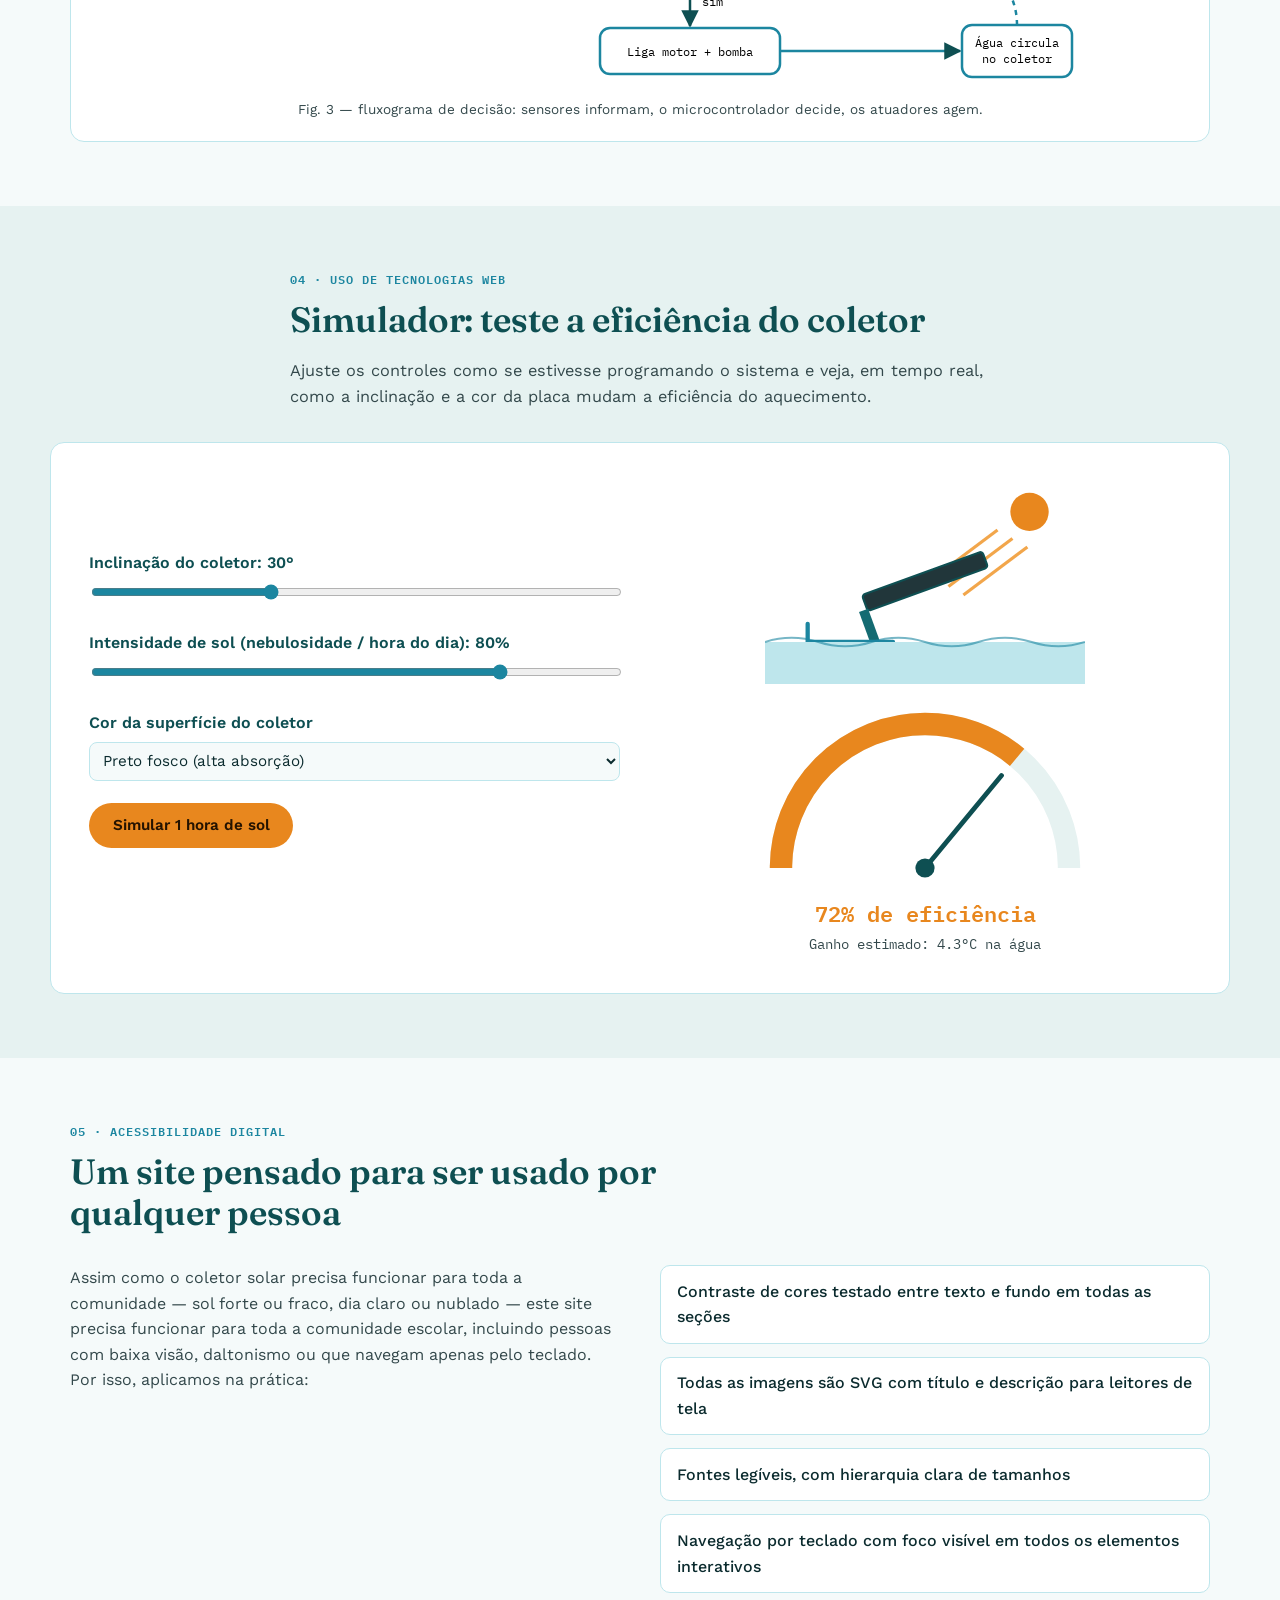
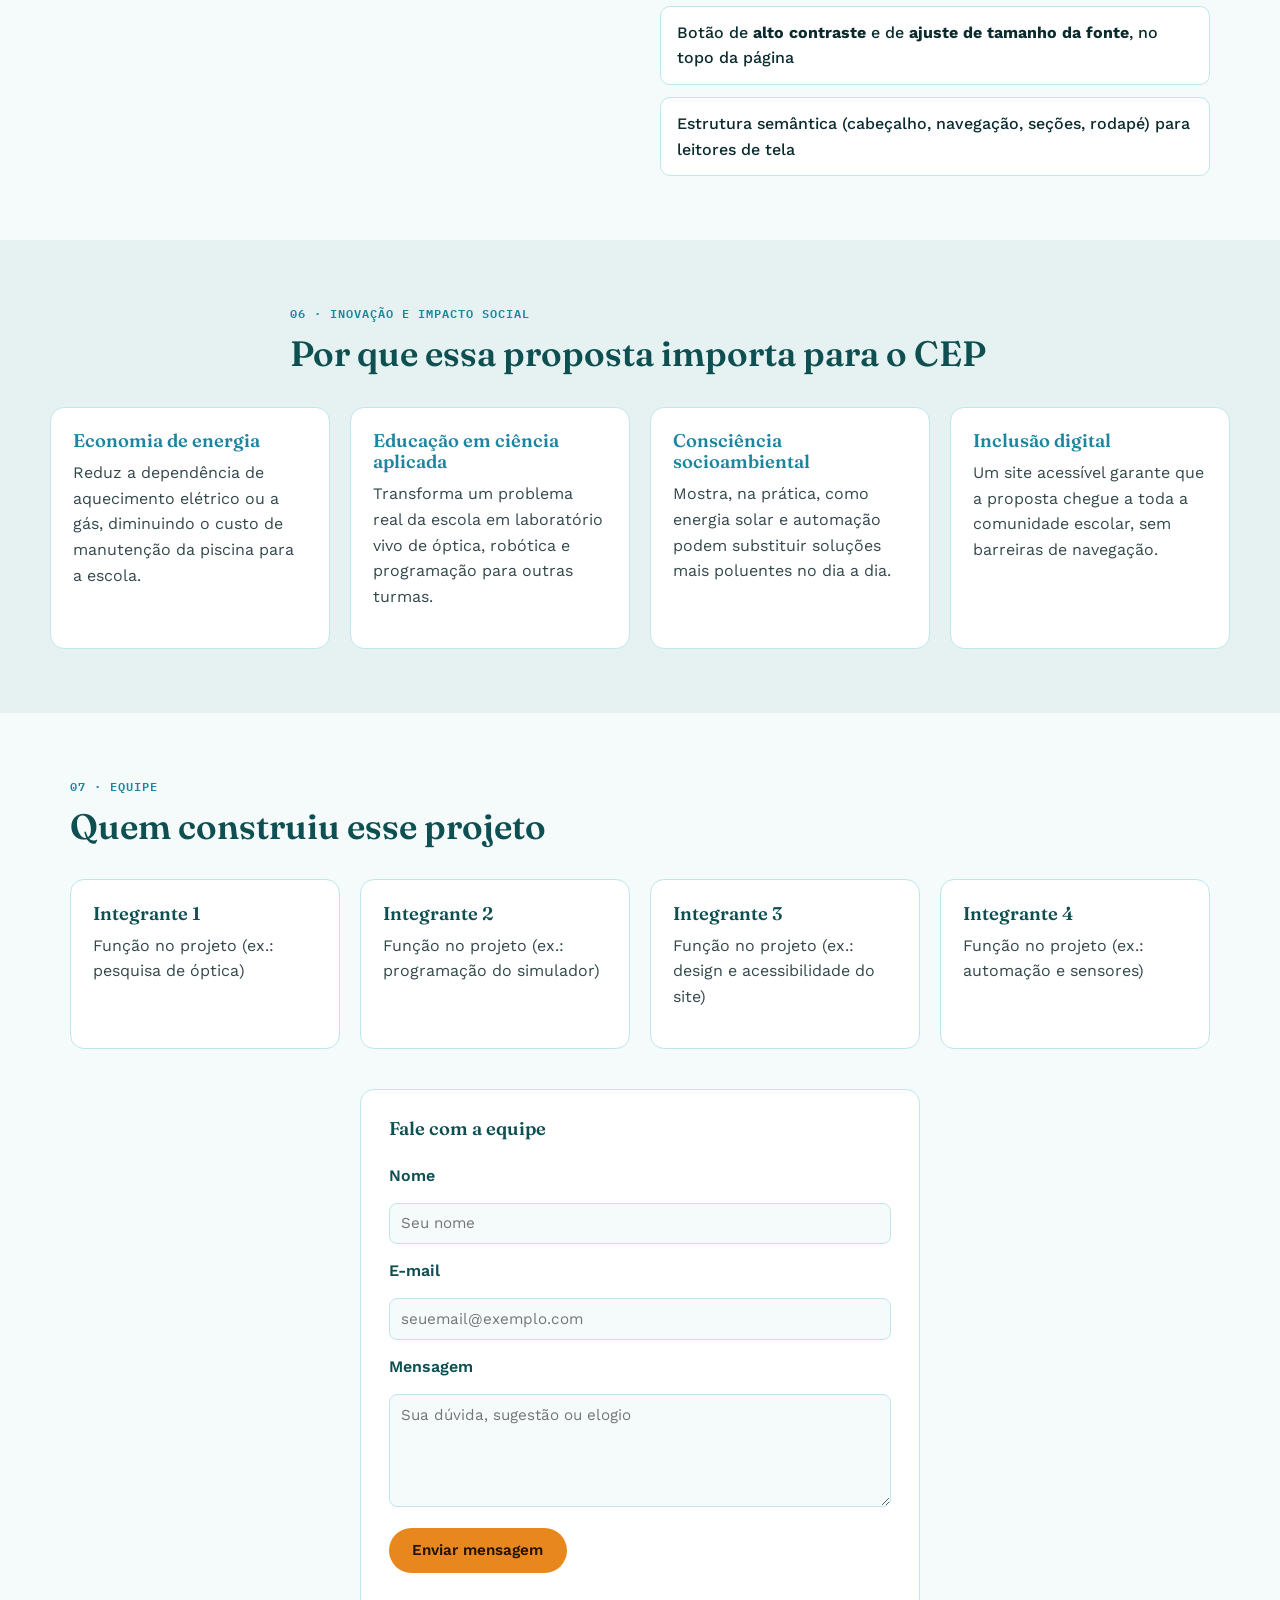
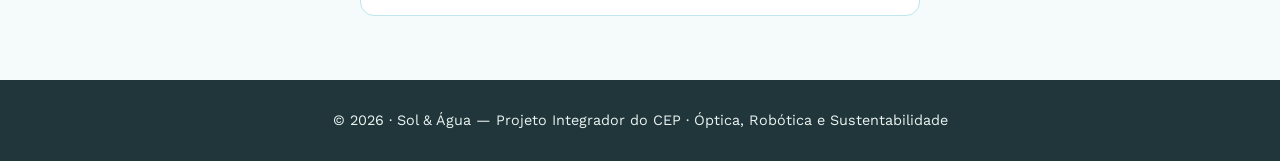
<file: index (1).html>
<!DOCTYPE html>
<html lang="pt-BR">
<head>
<meta charset="UTF-8">
<meta name="viewport" content="width=device-width, initial-scale=1.0">
<title>Sol & Água — Aquecimento Solar da Piscina Térmica do CEP</title>
<meta name="description" content="Projeto Integrador: sistema conceitual de aquecimento solar e automação para a piscina térmica do CEP, com óptica, robótica e acessibilidade digital.">
<link rel="preconnect" href="https://fonts.googleapis.com">
<link rel="preconnect" href="https://fonts.gstatic.com" crossorigin>
<link href="https://fonts.googleapis.com/css2?family=Fraunces:opsz,wght@9..144,500;9..144,600;9..144,700&family=Work+Sans:wght@400;500;600;700&family=IBM+Plex+Mono:wght@500;600&display=swap" rel="stylesheet">
<link rel="stylesheet" href="style.css">
</head>
<body>

<a class="skip-link" href="#conteudo">Pular para o conteúdo principal</a>

<header class="site-header">
  <div class="header-inner">
    <div class="brand">
      <span class="brand-mark" aria-hidden="true">
        <svg viewBox="0 0 40 40" width="40" height="40">
          <circle cx="20" cy="14" r="7" fill="var(--amber-500)"/>
          <path d="M4 34c4-8 9-12 16-12s12 4 16 12" fill="none" stroke="var(--water-500)" stroke-width="3" stroke-linecap="round"/>
          <path d="M4 30c4-8 9-12 16-12s12 4 16 12" fill="none" stroke="var(--teal-700)" stroke-width="3" stroke-linecap="round" opacity="0.6"/>
        </svg>
      </span>
      <div>
        <p class="brand-title">Sol &amp; Água</p>
        <p class="brand-sub">Piscina Térmica do CEP</p>
      </div>
    </div>

    <button id="menu-toggle" class="menu-toggle" aria-expanded="false" aria-controls="nav-principal">
      <span></span><span></span><span></span>
      <span class="sr-only">Abrir menu</span>
    </button>

    <nav id="nav-principal" class="site-nav" aria-label="Navegação principal">
      <a href="#inicio">Início</a>
      <a href="#desafio">O Desafio</a>
      <a href="#optica">Óptica Solar</a>
      <a href="#automacao">Automação</a>
      <a href="#simulador">Simulador</a>
      <a href="#acessibilidade">Acessibilidade</a>
      <a href="#impacto">Impacto</a>
      <a href="#equipe">Equipe</a>
    </nav>

    <div class="a11y-controls" role="group" aria-label="Ferramentas de acessibilidade">
      <button id="btn-contraste" type="button" aria-pressed="false">Alto contraste</button>
      <button id="btn-fonte-menos" type="button" aria-label="Diminuir tamanho da fonte">A−</button>
      <button id="btn-fonte-mais" type="button" aria-label="Aumentar tamanho da fonte">A+</button>
    </div>
  </div>
</header>

<main id="conteudo">

  <!-- ===== HERO ===== -->
  <section id="inicio" class="hero" aria-label="Abertura">
    <div class="hero-text">
      <p class="eyebrow">Projeto Integrador · Tecnociência, Robótica e Sustentabilidade</p>
      <h1>Onde a luz vira <span class="hl">calor</span>, e o calor vira <span class="hl-2">piscina aquecida</span>.</h1>
      <p class="hero-lead">
        Uma proposta conceitual de aquecimento solar automatizado para a piscina térmica do CEP,
        construída com óptica aplicada, sensores, atuadores e um site pensado para ser acessível a todas as pessoas.
      </p>
      <div class="hero-actions">
        <a href="#simulador" class="btn btn-primary">Testar o simulador</a>
        <a href="#optica" class="btn btn-ghost">Ver a ciência por trás</a>
      </div>
    </div>
    <div class="hero-art" aria-hidden="true">
      <svg viewBox="0 0 480 420" width="100%" height="100%" role="img" aria-label="Ilustração de um coletor solar inclinado ao lado de uma piscina, com raios de sol incidindo sobre a placa">
        <title>Coletor solar aquecendo a água da piscina</title>
        <rect x="0" y="300" width="480" height="120" fill="var(--water-300)"/>
        <path d="M0 300 q40 -14 80 0 t80 0 t80 0 t80 0 t80 0 t80 0 v0 h-480 z" fill="var(--water-500)"/>
        <circle cx="400" cy="60" r="34" fill="var(--amber-500)"/>
        <g stroke="var(--amber-500)" stroke-width="4" stroke-linecap="round">
          <line x1="400" y1="8" x2="400" y2="-6"/>
          <line x1="448" y1="30" x2="460" y2="18"/>
          <line x1="352" y1="30" x2="340" y2="18"/>
        </g>
        <g class="sun-rays">
          <line x1="370" y1="90" x2="230" y2="190" stroke="var(--amber-400)" stroke-width="3"/>
          <line x1="390" y1="95" x2="255" y2="195" stroke="var(--amber-400)" stroke-width="3"/>
          <line x1="410" y1="100" x2="280" y2="200" stroke="var(--amber-400)" stroke-width="3"/>
        </g>
        <g transform="translate(150,150) rotate(-22)">
          <rect x="0" y="0" width="180" height="60" rx="6" fill="var(--panel-dark)" stroke="var(--teal-900)" stroke-width="3"/>
          <line x1="18" y1="0" x2="18" y2="60" stroke="var(--teal-900)" stroke-width="2" opacity="0.5"/>
          <line x1="54" y1="0" x2="54" y2="60" stroke="var(--teal-900)" stroke-width="2" opacity="0.5"/>
          <line x1="90" y1="0" x2="90" y2="60" stroke="var(--teal-900)" stroke-width="2" opacity="0.5"/>
          <line x1="126" y1="0" x2="126" y2="60" stroke="var(--teal-900)" stroke-width="2" opacity="0.5"/>
          <line x1="162" y1="0" x2="162" y2="60" stroke="var(--teal-900)" stroke-width="2" opacity="0.5"/>
          <rect x="-10" y="55" width="10" height="70" fill="var(--teal-700)"/>
        </g>
        <path d="M230 205 q40 20 10 60 t20 55" fill="none" stroke="var(--amber-500)" stroke-width="4" stroke-dasharray="6 6" stroke-linecap="round"/>
        <text x="238" y="212" class="svg-label" fill="var(--ink)">calor</text>
      </svg>
    </div>
  </section>

  <!-- ===== O DESAFIO ===== -->
  <section id="desafio" class="section">
    <div class="section-head">
      <p class="eyebrow">01 · Contextualização</p>
      <h2>Por que aquecer a piscina do CEP é um desafio de engenharia?</h2>
    </div>
    <div class="grid-2">
      <p>
        Manter uma piscina térmica aquecida durante o ano todo tem um custo alto de energia elétrica ou gás,
        e nem sempre é uma solução sustentável. O desafio deste projeto foi pensar em uma alternativa que
        aproveite um recurso gratuito e abundante: a luz do sol. Para isso, unimos três áreas do conhecimento
        trabalhadas neste trimestre — a <strong>óptica</strong>, que explica como a luz se comporta ao encontrar
        diferentes materiais; a <strong>robótica e a programação</strong>, que permitem automatizar o sistema; e a
        <strong>acessibilidade digital</strong>, para que qualquer pessoa da comunidade escolar consiga entender e
        acompanhar o projeto neste site.
      </p>
      <ul class="fact-list">
        <li><span aria-hidden="true">☀️</span> Fonte de energia gratuita e renovável</li>
        <li><span aria-hidden="true">🌡️</span> Redução do uso de aquecedores elétricos ou a gás</li>
        <li><span aria-hidden="true">🤖</span> Sistema automatizado, sem depender de ajuste manual</li>
        <li><span aria-hidden="true">♿</span> Comunicação acessível para toda a comunidade escolar</li>
      </ul>
    </div>
  </section>

  <!-- ===== ÓPTICA ===== -->
  <section id="optica" class="section section-alt">
    <div class="section-head">
      <p class="eyebrow">02 · Tecnociência e Óptica Aplicada</p>
      <h2>A física da luz escolhendo os materiais do coletor</h2>
    </div>

    <div class="grid-2">
      <div>
        <h3>Absorção, reflexão e refração</h3>
        <p>
          Quando a luz do sol atinge a placa coletora, três fenômenos ópticos disputam o resultado final:
        </p>
        <ul>
          <li><strong>Absorção</strong> — parte da luz é retida pelo material e transformada em calor. É o que
            queremos maximizar na placa coletora.</li>
          <li><strong>Reflexão</strong> — parte da luz "quica" de volta para o ambiente sem virar energia útil.
            Superfícies claras e polidas refletem mais.</li>
          <li><strong>Refração</strong> — ao passar pela cobertura de vidro ou policarbonato do coletor, a luz
            muda de direção e de velocidade, sendo "capturada" dentro da caixa do coletor, um efeito estufa
            controlado que evita que o calor escape.</li>
        </ul>
      </div>

      <div class="diagram-card">
        <svg viewBox="0 0 320 200" role="img" aria-labelledby="diag1-title diag1-desc">
          <title id="diag1-title">Corte transversal de um coletor solar</title>
          <desc id="diag1-desc">Raios de luz vindos do sol atravessam uma cobertura de vidro, se refratam, atingem uma placa escura onde são absorvidos e viram calor, enquanto uma tubulação leva a água aquecida para a piscina.</desc>
          <rect x="10" y="120" width="300" height="14" fill="var(--teal-900)"/>
          <rect x="20" y="100" width="280" height="20" fill="var(--water-300)" opacity="0.7"/>
          <rect x="20" y="112" width="280" height="8" fill="var(--panel-dark)"/>
          <line x1="60" y1="10" x2="60" y2="100" stroke="var(--amber-500)" stroke-width="2.5"/>
          <line x1="60" y1="100" x2="80" y2="112" stroke="var(--amber-500)" stroke-width="2.5"/>
          <line x1="160" y1="10" x2="160" y2="100" stroke="var(--amber-500)" stroke-width="2.5"/>
          <line x1="160" y1="100" x2="175" y2="112" stroke="var(--amber-500)" stroke-width="2.5"/>
          <line x1="250" y1="10" x2="250" y2="100" stroke="var(--amber-500)" stroke-width="2.5"/>
          <line x1="250" y1="100" x2="265" y2="112" stroke="var(--amber-500)" stroke-width="2.5"/>
          <text x="66" y="60" class="svg-label small">refração</text>
          <text x="20" y="145" class="svg-label small">absorção → calor</text>
          <path d="M300 118 h14 v-6 M314 118 v6" fill="none" stroke="var(--water-500)" stroke-width="3"/>
          <text x="305" y="150" class="svg-label small" text-anchor="end">para a piscina</text>
        </svg>
        <p class="diagram-caption">Fig. 1 — corte do coletor: a cobertura refrata a luz para dentro, a placa escura absorve e a água circula levando o calor.</p>
      </div>
    </div>

    <div class="grid-2 reverse">
      <div class="diagram-card">
        <svg viewBox="0 0 260 260" role="img" aria-labelledby="disco-title disco-desc">
          <title id="disco-title">Disco de Newton</title>
          <desc id="disco-desc">Um disco dividido em sete cores do arco-íris que, ao girar rapidamente, parece branco, mostrando que a luz branca é a soma de todas as cores.</desc>
          <g id="newton-disc" transform="translate(130,130)">
            <path d="M0 0 L0 -100 A100 100 0 0 1 87 -50 Z" fill="#E11D48"/>
            <path d="M0 0 L87 -50 A100 100 0 0 1 87 50 Z" fill="#F59E0B"/>
            <path d="M0 0 L87 50 A100 100 0 0 1 0 100 Z" fill="#FACC15"/>
            <path d="M0 0 L0 100 A100 100 0 0 1 -87 50 Z" fill="#22C55E"/>
            <path d="M0 0 L-87 50 A100 100 0 0 1 -87 -50 Z" fill="#0EA5E9"/>
            <path d="M0 0 L-87 -50 A100 100 0 0 1 -35 -95 Z" fill="#4338CA"/>
            <path d="M0 0 L-35 -95 A100 100 0 0 1 0 -100 Z" fill="#7C3AED"/>
          </g>
        </svg>
        <button id="btn-girar-disco" type="button" class="btn btn-small">Girar o disco</button>
        <p class="diagram-caption">Fig. 2 — Disco de Newton: gire e veja as cores se fundirem em branco.</p>
      </div>

      <div>
        <h3>A analogia com o Disco de Newton e a Câmara Escura</h3>
        <p>
          O <strong>Disco de Newton</strong>, estudado no primeiro trimestre, mostra que a luz branca é formada
          pela soma de todas as cores do espectro visível: girando rápido o disco colorido, nosso olho passa a
          enxergar branco. O oposto acontece com uma superfície <strong>preta fosca</strong>: ela não soma
          cores para refletir, ela <strong>absorve praticamente todos os comprimentos de onda</strong>. É por
          isso que a placa do coletor solar é pintada de preto fosco — ela funciona como o "inverso" do disco
          girando: em vez de somar luz refletida, ela acumula energia absorvida na forma de calor.
        </p>
        <p>
          Já a <strong>câmara escura</strong> mostra como um pequeno orifício consegue direcionar e concentrar
          a luz em um ponto específico, formando uma imagem nítida do outro lado. Aplicamos essa mesma lógica
          de <em>concentração da luz</em> em coletores solares com superfícies curvas ou refletoras (como
          espelhos parabólicos), que direcionam os raios para um único tubo de água, aumentando a eficiência
          do aquecimento sem precisar aumentar o tamanho da placa.
        </p>
      </div>
    </div>
  </section>

  <!-- ===== AUTOMAÇÃO ===== -->
  <section id="automacao" class="section">
    <div class="section-head">
      <p class="eyebrow">03 · Robótica e Programação</p>
      <h2>Como sensores e atuadores controlam o sistema</h2>
    </div>

    <div class="grid-2 align-start">
      <p>
        O sistema não depende de alguém ligando e desligando manualmente. Um pequeno programa, rodando em um
        microcontrolador, lê continuamente os sensores e decide, sozinho, o que os atuadores devem fazer:
      </p>
      <ul>
        <li><strong>Sensor de temperatura (na água e na placa)</strong> — mede se a piscina já está na
          temperatura ideal ou se ainda precisa de calor.</li>
        <li><strong>Sensor de luminosidade (LDR)</strong> — identifica a posição do sol ao longo do dia.</li>
        <li><strong>Microcontrolador</strong> — compara as leituras com os valores ideais programados e toma a
          decisão.</li>
        <li><strong>Motor atuador</strong> — inclina o coletor para acompanhar o sol, como um girassol
          mecânico.</li>
        <li><strong>Bomba d'água (atuador)</strong> — liga a circulação da água pelo coletor somente quando
          compensa energeticamente.</li>
      </ul>
    </div>

    <div class="diagram-card wide">
      <svg viewBox="0 0 900 260" role="img" aria-labelledby="flux-title flux-desc" preserveAspectRatio="xMidYMid meet">
        <title id="flux-title">Fluxograma do sistema de automação</title>
        <desc id="flux-desc">O sensor de temperatura lê a água. O microcontrolador verifica se a temperatura está abaixo do ideal. Se sim, liga o motor de inclinação e a bomba, circulando a água pelo coletor solar, e o ciclo recomeça. Se não, o sistema permanece em repouso e volta a checar depois.</desc>
        <defs>
          <marker id="arrow" viewBox="0 0 10 10" refX="9" refY="5" markerWidth="7" markerHeight="7" orient="auto-start-reverse">
            <path d="M0 0 L10 5 L0 10 z" fill="var(--teal-900)"/>
          </marker>
        </defs>

        <rect x="20" y="100" width="150" height="60" rx="10" fill="var(--surface)" stroke="var(--teal-900)" stroke-width="2.5"/>
        <text x="95" y="126" class="svg-label small" text-anchor="middle">Sensor de</text>
        <text x="95" y="142" class="svg-label small" text-anchor="middle">temperatura</text>

        <line x1="170" y1="130" x2="220" y2="130" stroke="var(--teal-900)" stroke-width="2.5" marker-end="url(#arrow)"/>

        <rect x="222" y="100" width="150" height="60" rx="10" fill="var(--surface)" stroke="var(--teal-900)" stroke-width="2.5"/>
        <text x="297" y="126" class="svg-label small" text-anchor="middle">Microcontrolador</text>
        <text x="297" y="142" class="svg-label small" text-anchor="middle">(decide)</text>

        <line x1="372" y1="130" x2="422" y2="130" stroke="var(--teal-900)" stroke-width="2.5" marker-end="url(#arrow)"/>

        <path d="M500 100 L575 130 L500 160 L425 130 Z" fill="var(--amber-100)" stroke="var(--teal-900)" stroke-width="2.5"/>
        <text x="500" y="126" class="svg-label small" text-anchor="middle">Temp. abaixo</text>
        <text x="500" y="142" class="svg-label small" text-anchor="middle">do ideal?</text>

        <line x1="500" y1="160" x2="500" y2="205" stroke="var(--teal-900)" stroke-width="2.5" marker-end="url(#arrow)"/>
        <text x="512" y="185" class="svg-label small">sim</text>

        <rect x="410" y="207" width="180" height="46" rx="10" fill="var(--surface)" stroke="var(--water-500)" stroke-width="2.5"/>
        <text x="500" y="235" class="svg-label small" text-anchor="middle">Liga motor + bomba</text>

        <line x1="590" y1="230" x2="770" y2="230" stroke="var(--water-500)" stroke-width="2.5" marker-end="url(#arrow)"/>
        <rect x="772" y="204" width="110" height="52" rx="10" fill="var(--surface)" stroke="var(--water-500)" stroke-width="2.5"/>
        <text x="827" y="226" class="svg-label small" text-anchor="middle">Água circula</text>
        <text x="827" y="242" class="svg-label small" text-anchor="middle">no coletor</text>

        <path d="M827 204 C 827 40, 297 40, 297 98" fill="none" stroke="var(--water-500)" stroke-width="2.5" stroke-dasharray="5 5" marker-end="url(#arrow)"/>
        <text x="560" y="30" class="svg-label small">ciclo se repete</text>

        <line x1="575" y1="130" x2="700" y2="130" stroke="var(--teal-900)" stroke-width="2.5" marker-end="url(#arrow)"/>
        <text x="600" y="118" class="svg-label small">não</text>
        <rect x="702" y="100" width="170" height="60" rx="10" fill="var(--surface)" stroke="var(--teal-900)" stroke-width="2.5"/>
        <text x="787" y="126" class="svg-label small" text-anchor="middle">Sistema em</text>
        <text x="787" y="142" class="svg-label small" text-anchor="middle">repouso</text>
      </svg>
      <p class="diagram-caption">Fig. 3 — fluxograma de decisão: sensores informam, o microcontrolador decide, os atuadores agem.</p>
    </div>
  </section>

  <!-- ===== SIMULADOR ===== -->
  <section id="simulador" class="section section-alt">
    <div class="section-head">
      <p class="eyebrow">04 · Uso de Tecnologias Web</p>
      <h2>Simulador: teste a eficiência do coletor</h2>
      <p class="section-lead">Ajuste os controles como se estivesse programando o sistema e veja, em tempo
        real, como a inclinação e a cor da placa mudam a eficiência do aquecimento.</p>
    </div>

    <div class="simulator">
      <div class="sim-controls">
        <div class="control">
          <label for="range-inclinacao">Inclinação do coletor: <span id="valor-inclinacao">30</span>°</label>
          <input type="range" id="range-inclinacao" min="0" max="90" value="30">
        </div>

        <div class="control">
          <label for="range-sol">Intensidade de sol (nebulosidade / hora do dia): <span id="valor-sol">80</span>%</label>
          <input type="range" id="range-sol" min="10" max="100" value="80">
        </div>

        <div class="control">
          <label for="select-cor">Cor da superfície do coletor</label>
          <select id="select-cor">
            <option value="0.95">Preto fosco (alta absorção)</option>
            <option value="0.55">Cinza metálico (absorção média)</option>
            <option value="0.15">Branco / espelhado (baixa absorção)</option>
          </select>
        </div>

        <button id="btn-simular" type="button" class="btn btn-primary">Simular 1 hora de sol</button>
        <p id="status-simulacao" class="sim-status" role="status" aria-live="polite"></p>
      </div>

      <div class="sim-visual">
        <svg viewBox="0 0 300 190" role="img" aria-label="Coletor solar animado que se inclina conforme os controles, ligado por um cano à piscina">
          <circle id="sim-sol" cx="248" cy="28" r="18" fill="var(--amber-500)"/>
          <g id="sim-raios" stroke="var(--amber-400)" stroke-width="3">
            <line x1="218" y1="45" x2="158" y2="90"/>
            <line x1="232" y1="53" x2="172" y2="98"/>
            <line x1="246" y1="61" x2="186" y2="106"/>
          </g>
          <g id="sim-coletor" transform="translate(90,85)">
            <rect x="0" y="0" width="120" height="16" rx="3" fill="var(--panel-dark)" stroke="var(--teal-900)" stroke-width="2"/>
            <rect x="-8" y="14" width="9" height="34" fill="var(--teal-700)"/>
          </g>
          <path id="sim-cano" d="M40 133 V150 H120 V150" fill="none" stroke="var(--water-500)" stroke-width="4" stroke-linecap="round"/>
          <rect x="0" y="150" width="300" height="40" fill="var(--water-300)"/>
          <path d="M0 150 q25 -8 50 0 t50 0 t50 0 t50 0 t50 0 t50 0" fill="none" stroke="var(--water-500)" stroke-width="2" opacity="0.6"/>
        </svg>

        <div class="gauge">
          <svg viewBox="0 0 200 110" role="img" aria-hidden="true">
            <path d="M10 100 A90 90 0 0 1 190 100" fill="none" stroke="var(--bg-alt)" stroke-width="14"/>
            <path id="gauge-arc" d="M10 100 A90 90 0 0 1 190 100" fill="none" stroke="var(--amber-500)" stroke-width="14" stroke-dasharray="283" stroke-dashoffset="283"/>
            <line id="gauge-needle" x1="100" y1="100" x2="100" y2="25" stroke="var(--teal-900)" stroke-width="3" stroke-linecap="round"/>
            <circle cx="100" cy="100" r="6" fill="var(--teal-900)"/>
          </svg>
          <p class="gauge-value"><span id="valor-eficiencia">0</span>% de eficiência</p>
          <p class="gauge-sub">Ganho estimado: <span id="valor-temp">0</span>°C na água</p>
        </div>
      </div>
    </div>
  </section>

  <!-- ===== ACESSIBILIDADE ===== -->
  <section id="acessibilidade" class="section">
    <div class="section-head">
      <p class="eyebrow">05 · Acessibilidade Digital</p>
      <h2>Um site pensado para ser usado por qualquer pessoa</h2>
    </div>
    <div class="grid-2 align-start">
      <p>
        Assim como o coletor solar precisa funcionar para toda a comunidade — sol forte ou fraco, dia claro ou
        nublado — este site precisa funcionar para toda a comunidade escolar, incluindo pessoas com baixa
        visão, daltonismo ou que navegam apenas pelo teclado. Por isso, aplicamos na prática:
      </p>
      <ul class="fact-list">
        <li>Contraste de cores testado entre texto e fundo em todas as seções</li>
        <li>Todas as imagens são SVG com título e descrição para leitores de tela</li>
        <li>Fontes legíveis, com hierarquia clara de tamanhos</li>
        <li>Navegação por teclado com foco visível em todos os elementos interativos</li>
        <li>Botão de <strong>alto contraste</strong> e de <strong>ajuste de tamanho da fonte</strong>, no topo da página</li>
        <li>Estrutura semântica (cabeçalho, navegação, seções, rodapé) para leitores de tela</li>
      </ul>
    </div>
  </section>

  <!-- ===== IMPACTO ===== -->
  <section id="impacto" class="section section-alt">
    <div class="section-head">
      <p class="eyebrow">06 · Inovação e Impacto Social</p>
      <h2>Por que essa proposta importa para o CEP</h2>
    </div>
    <div class="cards">
      <div class="card">
        <h3>Economia de energia</h3>
        <p>Reduz a dependência de aquecimento elétrico ou a gás, diminuindo o custo de manutenção da piscina para a escola.</p>
      </div>
      <div class="card">
        <h3>Educação em ciência aplicada</h3>
        <p>Transforma um problema real da escola em laboratório vivo de óptica, robótica e programação para outras turmas.</p>
      </div>
      <div class="card">
        <h3>Consciência socioambiental</h3>
        <p>Mostra, na prática, como energia solar e automação podem substituir soluções mais poluentes no dia a dia.</p>
      </div>
      <div class="card">
        <h3>Inclusão digital</h3>
        <p>Um site acessível garante que a proposta chegue a toda a comunidade escolar, sem barreiras de navegação.</p>
      </div>
    </div>
  </section>

  <!-- ===== EQUIPE / CONTATO ===== -->
  <section id="equipe" class="section">
    <div class="section-head">
      <p class="eyebrow">07 · Equipe</p>
      <h2>Quem construiu esse projeto</h2>
    </div>
    <div class="cards team-cards">
      <div class="card">
        <h3>Integrante 1</h3>
        <p>Função no projeto (ex.: pesquisa de óptica)</p>
      </div>
      <div class="card">
        <h3>Integrante 2</h3>
        <p>Função no projeto (ex.: programação do simulador)</p>
      </div>
      <div class="card">
        <h3>Integrante 3</h3>
        <p>Função no projeto (ex.: design e acessibilidade do site)</p>
      </div>
      <div class="card">
        <h3>Integrante 4</h3>
        <p>Função no projeto (ex.: automação e sensores)</p>
      </div>
    </div>

    <form id="formulario-contato" class="contact-form" novalidate>
      <h3>Fale com a equipe</h3>
      <label for="campo-nome">Nome</label>
      <input type="text" id="campo-nome" name="nome" placeholder="Seu nome" required>

      <label for="campo-email">E-mail</label>
      <input type="email" id="campo-email" name="email" placeholder="seuemail@exemplo.com" required>

      <label for="campo-mensagem">Mensagem</label>
      <textarea id="campo-mensagem" name="mensagem" rows="5" placeholder="Sua dúvida, sugestão ou elogio" required></textarea>

      <button type="submit" class="btn btn-primary">Enviar mensagem</button>
      <p id="mensagem-envio" role="status" aria-live="polite"></p>
    </form>
  </section>

</main>

<footer class="site-footer">
  <p>© 2026 · Sol &amp; Água — Projeto Integrador do CEP · Óptica, Robótica e Sustentabilidade</p>
</footer>

<script src="script.js"></script>
</body>
</html>
</file>
<file: style.css>
/* ============================================
   Sol & Água — design tokens
   ============================================ */
:root {
  --bg: #F5FAFA;
  --bg-alt: #E6F2F1;
  --surface: #FFFFFF;
  --ink: #0B2B2E;
  --ink-soft: #33484B;

  --teal-900: #0E4F52;
  --teal-700: #146B72;
  --water-500: #1C86A0;
  --water-300: #BEE6EC;

  --amber-500: #E8871E;
  --amber-400: #F2A64B;
  --amber-100: #FCE6C6;

  --panel-dark: #21363A;

  --focus: #2F6FED;

  --font-display: "Fraunces", Georgia, serif;
  --font-body: "Work Sans", system-ui, sans-serif;
  --font-mono: "IBM Plex Mono", "Courier New", monospace;

  --radius: 14px;
  --font-scale: 1;
}

/* High contrast theme, toggled via JS on <body> */
body.alto-contraste {
  --bg: #000000;
  --bg-alt: #000000;
  --surface: #0A0A0A;
  --ink: #FFFFFF;
  --ink-soft: #FFFFFF;
  --teal-900: #FFD400;
  --teal-700: #FFD400;
  --water-500: #4FD1FF;
  --water-300: #003044;
  --amber-500: #FFD400;
  --amber-400: #FFD400;
  --amber-100: #332900;
  --panel-dark: #1A1A1A;
  --focus: #FFD400;
}

body.alto-contraste .card,
body.alto-contraste .diagram-card,
body.alto-contraste .simulator {
  border: 2px solid var(--teal-900);
}

/* O cabeçalho fica preto sólido no alto contraste (nunca amarelo com texto
   branco por cima, o que teria baixíssimo contraste). */
body.alto-contraste .site-header {
  background: #000000;
  border-bottom: 2px solid var(--teal-900);
}
body.alto-contraste .brand-sub {
  color: var(--water-500);
}
body.alto-contraste .a11y-controls button {
  border-color: var(--teal-900);
}

* { box-sizing: border-box; }

html {
  font-size: calc(100% * var(--font-scale));
  scroll-behavior: smooth;
}

@media (prefers-reduced-motion: reduce) {
  html { scroll-behavior: auto; }
  * { animation-duration: 0.001ms !important; animation-iteration-count: 1 !important; transition-duration: 0.001ms !important; }
}

body {
  margin: 0;
  background: var(--bg);
  color: var(--ink);
  font-family: var(--font-body);
  line-height: 1.6;
}

h1, h2, h3 {
  font-family: var(--font-display);
  color: var(--teal-900);
  line-height: 1.15;
  margin: 0 0 0.5em;
}

h1 { font-size: clamp(2rem, 4vw + 1rem, 3.4rem); font-weight: 600; }
h2 { font-size: clamp(1.5rem, 2vw + 1rem, 2.2rem); font-weight: 600; }
h3 { font-size: 1.15rem; font-weight: 600; }

p { margin: 0 0 1em; color: var(--ink-soft); }

a { color: var(--water-500); }

.sr-only {
  position: absolute;
  width: 1px; height: 1px;
  padding: 0; margin: -1px;
  overflow: hidden;
  clip: rect(0,0,0,0);
  white-space: nowrap;
  border: 0;
}

.skip-link {
  position: absolute;
  left: -999px;
  top: 0;
  background: var(--teal-900);
  color: #fff;
  padding: 0.75em 1.2em;
  z-index: 100;
  border-radius: 0 0 8px 0;
}
.skip-link:focus {
  left: 0;
}

:focus-visible {
  outline: 3px solid var(--focus);
  outline-offset: 3px;
}

/* ============================================
   Header
   ============================================ */
.site-header {
  background: var(--teal-900);
  color: #fff;
  position: sticky;
  top: 0;
  z-index: 50;
}

.header-inner {
  max-width: 1180px;
  margin: 0 auto;
  padding: 0.7rem 1.25rem;
  display: flex;
  align-items: center;
  gap: 1.25rem;
  flex-wrap: wrap;
}

.brand { display: flex; align-items: center; gap: 0.6rem; }
.brand-title { margin: 0; font-family: var(--font-display); font-weight: 600; font-size: 1.15rem; color: #fff; }
.brand-sub { margin: 0; font-size: 0.75rem; color: var(--water-300); }

.site-nav {
  display: flex;
  gap: 1.1rem;
  flex-wrap: wrap;
  margin-left: 0.5rem;
}
.site-nav a {
  color: #fff;
  text-decoration: none;
  font-weight: 500;
  font-size: 0.92rem;
  padding: 0.4em 0.2em;
  border-bottom: 2px solid transparent;
}
.site-nav a:hover,
.site-nav a:focus-visible {
  border-bottom-color: var(--amber-500);
}

.a11y-controls {
  margin-left: auto;
  display: flex;
  gap: 0.4rem;
}
.a11y-controls button {
  background: rgba(255,255,255,0.12);
  color: #fff;
  border: 1px solid rgba(255,255,255,0.4);
  border-radius: 8px;
  padding: 0.35em 0.7em;
  font-size: 0.82rem;
  cursor: pointer;
  font-family: var(--font-body);
}
.a11y-controls button[aria-pressed="true"] {
  background: var(--amber-500);
  border-color: var(--amber-500);
  color: var(--panel-dark);
}
.a11y-controls button:hover { background: rgba(255,255,255,0.25); }

.menu-toggle {
  display: none;
  flex-direction: column;
  gap: 4px;
  background: none;
  border: none;
  cursor: pointer;
  padding: 0.4rem;
}
.menu-toggle span {
  width: 22px; height: 2.5px;
  background: #fff;
  border-radius: 2px;
}

/* ============================================
   Hero
   ============================================ */
.hero {
  max-width: 1180px;
  margin: 0 auto;
  padding: clamp(2rem, 5vw, 4.5rem) 1.25rem;
  display: grid;
  grid-template-columns: 1.1fr 0.9fr;
  gap: 2.5rem;
  align-items: center;
}

.eyebrow {
  text-transform: uppercase;
  letter-spacing: 0.08em;
  font-size: 0.78rem;
  font-weight: 600;
  color: var(--water-500);
  font-family: var(--font-mono);
  margin: 0 0 0.8em;
}

.hero h1 { margin-bottom: 0.5em; }
.hl { color: var(--amber-500); }
.hl-2 { color: var(--water-500); }
.hero-lead { font-size: 1.08rem; max-width: 46ch; }

.hero-actions { display: flex; gap: 0.9rem; flex-wrap: wrap; margin-top: 1.2rem; }

.btn {
  display: inline-block;
  padding: 0.75em 1.4em;
  border-radius: 999px;
  font-weight: 600;
  text-decoration: none;
  font-family: var(--font-body);
  cursor: pointer;
  border: 2px solid transparent;
  font-size: 0.95rem;
}
.btn-primary {
  background: var(--amber-500);
  color: #241300;
}
.btn-primary:hover { background: var(--amber-400); }
.btn-ghost {
  background: transparent;
  color: var(--teal-900);
  border-color: var(--teal-900);
}
.btn-ghost:hover { background: var(--bg-alt); }
.btn-small {
  font-size: 0.85rem;
  padding: 0.5em 1em;
  background: var(--water-500);
  color: #fff;
  border: none;
  border-radius: 999px;
  cursor: pointer;
  margin-top: 0.6rem;
}
.btn-small:hover { background: var(--teal-700); }

.hero-art { min-height: 260px; }
.svg-label { font-family: var(--font-mono); font-size: 11px; }
.svg-label.small { font-size: 12px; }

@keyframes rays-pulse {
  0%, 100% { opacity: 0.55; }
  50% { opacity: 1; }
}
.sun-rays line { animation: rays-pulse 2.4s ease-in-out infinite; }

/* ============================================
   Sections
   ============================================ */
.section {
  max-width: 1180px;
  margin: 0 auto;
  padding: clamp(2.5rem, 5vw, 4.5rem) 1.25rem;
}
.section-alt {
  background: var(--bg-alt);
  max-width: none;
}
.section-alt > * {
  max-width: 1180px;
  margin-left: auto;
  margin-right: auto;
}

.section-head { max-width: 70ch; margin-bottom: 2rem; }
.section-lead { font-size: 1.02rem; }

.grid-2 {
  display: grid;
  grid-template-columns: 1fr 1fr;
  gap: 2.5rem;
  align-items: center;
}
.grid-2.align-start { align-items: start; }
.grid-2.reverse { direction: rtl; }
.grid-2.reverse > * { direction: ltr; }

.fact-list {
  list-style: none;
  margin: 0;
  padding: 0;
  display: grid;
  gap: 0.8rem;
}
.fact-list li {
  background: var(--surface);
  border-radius: 10px;
  padding: 0.8em 1em;
  font-weight: 500;
  border: 1px solid var(--water-300);
}

.diagram-card {
  background: var(--surface);
  border-radius: var(--radius);
  padding: 1.25rem;
  border: 1px solid var(--water-300);
  text-align: center;
}
.diagram-card.wide { max-width: 100%; }
.diagram-card svg { width: 100%; height: auto; max-width: 480px; }
.diagram-card.wide svg { max-width: 900px; }
.diagram-caption {
  font-size: 0.85rem;
  color: var(--ink-soft);
  margin: 0.8em 0 0;
}

/* ============================================
   Simulator
   ============================================ */
.simulator {
  background: var(--surface);
  border-radius: var(--radius);
  border: 1px solid var(--water-300);
  padding: clamp(1.25rem, 3vw, 2.5rem);
  display: grid;
  grid-template-columns: 1fr 1fr;
  gap: 2.5rem;
  align-items: center;
}

.sim-controls .control { margin-bottom: 1.4rem; }
.sim-controls label {
  display: block;
  font-weight: 600;
  margin-bottom: 0.4em;
  color: var(--teal-900);
}
.sim-controls input[type="range"] { width: 100%; accent-color: var(--water-500); }
.sim-controls select {
  width: 100%;
  padding: 0.55em;
  border-radius: 8px;
  border: 1.5px solid var(--water-300);
  font-family: var(--font-body);
  font-size: 0.95rem;
  background: var(--bg);
  color: var(--ink);
}

.sim-status {
  min-height: 1.4em;
  font-weight: 600;
  color: var(--teal-700);
}

.sim-visual { text-align: center; }
.sim-visual svg:first-child { width: 100%; max-width: 320px; height: auto; }

.gauge { margin-top: 1rem; }
.gauge svg { width: 100%; max-width: 220px; height: auto; }
.gauge-value {
  font-family: var(--font-mono);
  font-size: 1.4rem;
  font-weight: 600;
  color: var(--amber-500);
  margin: 0.2em 0 0;
}
.gauge-sub {
  font-family: var(--font-mono);
  font-size: 0.9rem;
  color: var(--ink-soft);
  margin: 0;
}

#gauge-arc { transition: stroke-dashoffset 0.5s ease; }
#gauge-needle { transition: transform 0.5s ease; transform-origin: 100px 100px; }
#sim-coletor { transition: transform 0.4s ease; transform-origin: 60px 8px; }

/* ============================================
   Cards
   ============================================ */
.cards {
  display: grid;
  grid-template-columns: repeat(auto-fit, minmax(220px, 1fr));
  gap: 1.25rem;
}
.card {
  background: var(--surface);
  border: 1px solid var(--water-300);
  border-radius: var(--radius);
  padding: 1.4rem;
}
.card h3 { color: var(--water-500); }
.team-cards .card h3 { color: var(--teal-900); }

/* ============================================
   Contact form
   ============================================ */
.contact-form {
  max-width: 560px;
  margin: 2.5rem auto 0;
  background: var(--surface);
  border: 1px solid var(--water-300);
  border-radius: var(--radius);
  padding: 1.75rem;
  display: flex;
  flex-direction: column;
  gap: 0.9rem;
}
.contact-form label { font-weight: 600; color: var(--teal-900); }
.contact-form input,
.contact-form textarea {
  padding: 0.7em;
  border-radius: 8px;
  border: 1.5px solid var(--water-300);
  font-family: var(--font-body);
  font-size: 0.95rem;
  background: var(--bg);
  color: var(--ink);
}
.contact-form button { align-self: flex-start; margin-top: 0.4rem; }
#mensagem-envio { color: var(--teal-700); font-weight: 600; margin: 0; }

/* ============================================
   Footer
   ============================================ */
.site-footer {
  background: var(--panel-dark);
  color: #EAF3F2;
  text-align: center;
  padding: 1.8rem 1.25rem;
  font-size: 0.9rem;
}
.site-footer p { color: #EAF3F2; margin: 0; }

/* ============================================
   Responsive
   ============================================ */
@media (max-width: 860px) {
  .hero { grid-template-columns: 1fr; }
  .grid-2, .grid-2.reverse { grid-template-columns: 1fr; direction: ltr; }
  .simulator { grid-template-columns: 1fr; }

  .menu-toggle { display: flex; }
  .site-nav {
    display: none;
    width: 100%;
    flex-direction: column;
    order: 5;
    padding-top: 0.5rem;
  }
  .site-nav.open { display: flex; }
  .a11y-controls { order: 4; }
}

@media (max-width: 480px) {
  .a11y-controls button { font-size: 0.72rem; padding: 0.3em 0.5em; }
}
</file>
